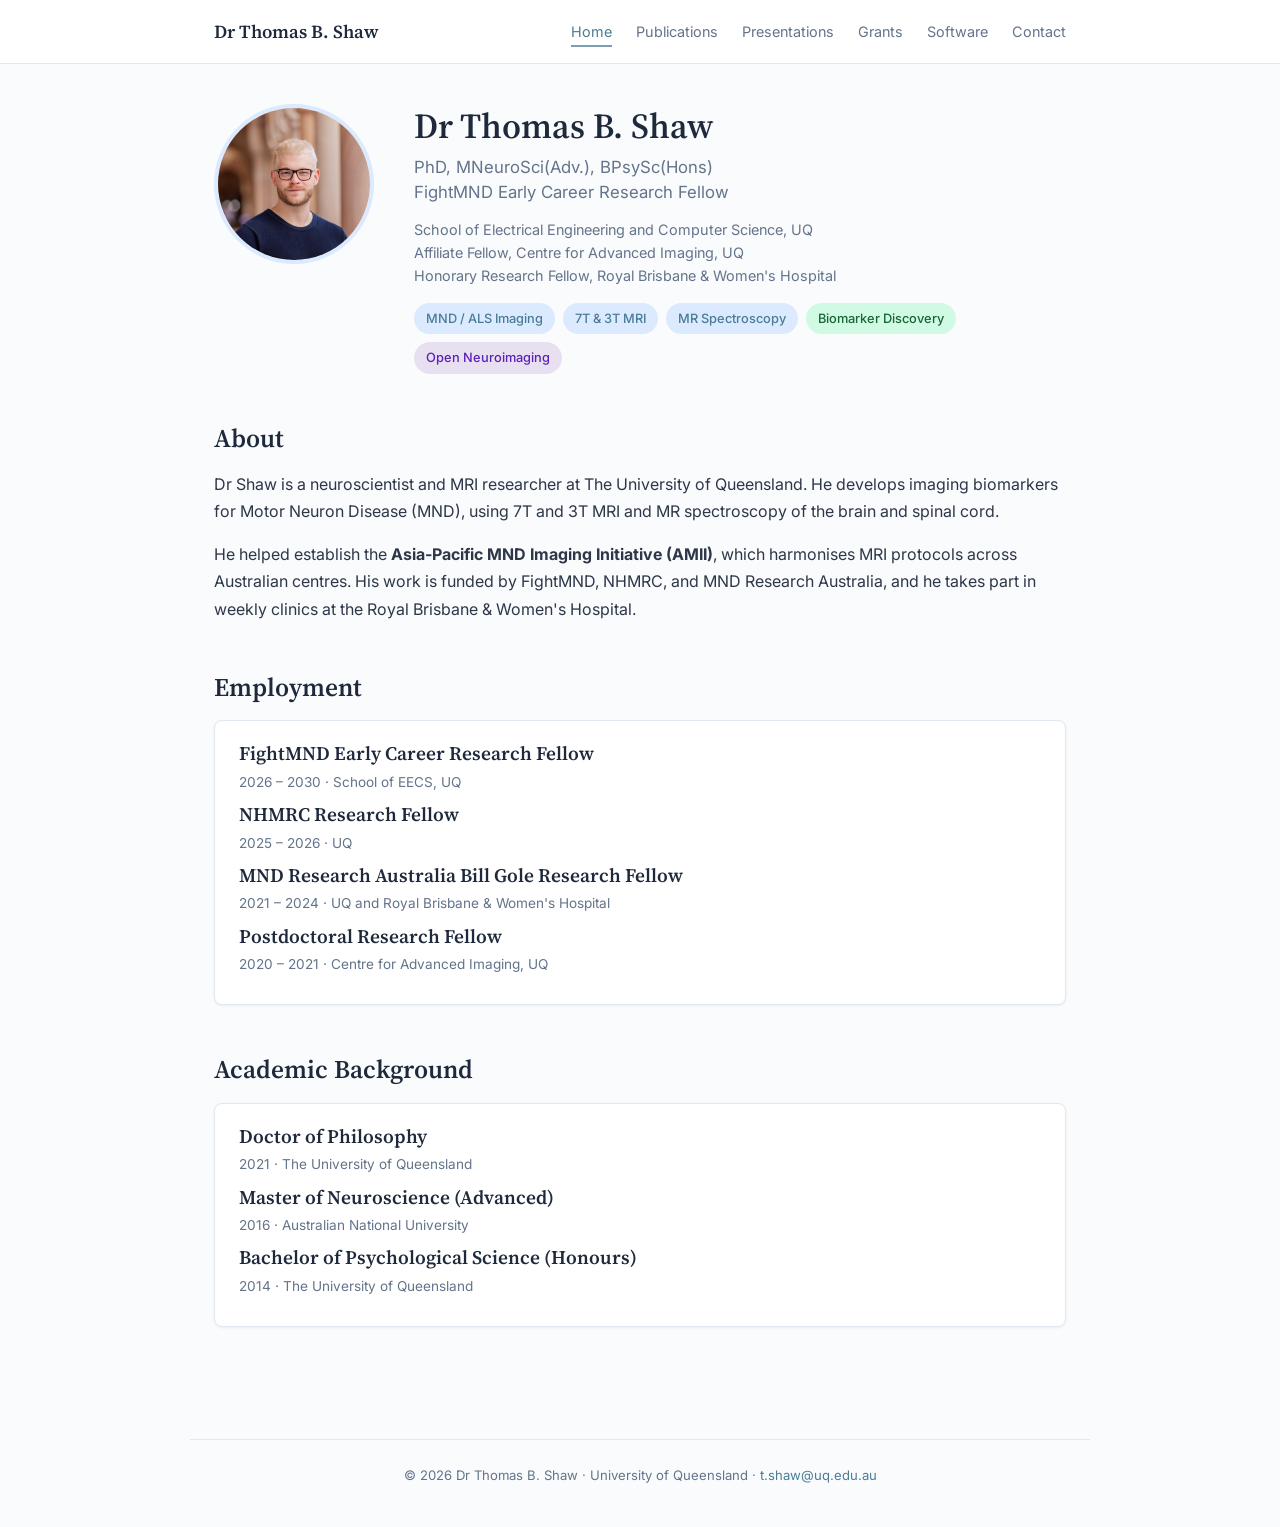
<file: index.html>
<!DOCTYPE html>
<html lang="en">
<head>
  <meta charset="UTF-8">
  <meta name="viewport" content="width=device-width, initial-scale=1.0">
  <title>Dr Thomas B. Shaw | MND MRI Researcher at UQ</title>
  <meta name="description" content="Dr Thomas B. Shaw is a neuroscientist and MRI researcher at The University of Queensland developing imaging biomarkers for Motor Neuron Disease using 7T and 3T MRI, MR spectroscopy, and open neuroimaging tools.">
  <meta name="keywords" content="Thomas Shaw, UQ, University of Queensland, Motor Neuron Disease, MND, ALS, MRI, neuroimaging, biomarker discovery, MR spectroscopy, 7T MRI, 3T MRI, neuroscience, Royal Brisbane and Women's Hospital">
  <meta name="author" content="Dr Thomas B. Shaw">
  <meta name="robots" content="index, follow">
  <link rel="canonical" href="https://thomshaw92.github.io/">
  <meta property="og:type" content="website">
  <meta property="og:title" content="Dr Thomas B. Shaw | MND MRI Researcher at UQ">
  <meta property="og:description" content="Research profile for Dr Thomas B. Shaw, focused on MRI biomarker discovery in Motor Neuron Disease.">
  <meta property="og:url" content="https://thomshaw92.github.io/">
  <meta property="og:image" content="https://thomshaw92.github.io/images/Thomas_Shaw_2025_cropped.png">
  <meta name="twitter:card" content="summary_large_image">
  <meta name="twitter:title" content="Dr Thomas B. Shaw | MND MRI Researcher at UQ">
  <meta name="twitter:description" content="MRI biomarker discovery in Motor Neuron Disease, neuroimaging, MR spectroscopy, and open neuroimaging research at UQ.">
  <meta name="twitter:image" content="https://thomshaw92.github.io/images/Thomas_Shaw_2025_cropped.png">
  <link rel="preconnect" href="https://fonts.googleapis.com">
  <link href="https://fonts.googleapis.com/css2?family=Inter:wght@400;500;600&family=Source+Serif+4:wght@400;600&display=swap" rel="stylesheet">
  <link rel="stylesheet" href="styles.css">
  <script type="application/ld+json">
    {
      "@context": "https://schema.org",
      "@type": "Person",
      "name": "Dr Thomas B. Shaw",
      "url": "https://thomshaw92.github.io/",
      "image": "https://thomshaw92.github.io/images/Thomas_Shaw_2025_cropped.png",
      "jobTitle": "FightMND Early Career Research Fellow",
      "worksFor": {
        "@type": "CollegeOrUniversity",
        "name": "The University of Queensland"
      },
      "affiliation": [
        {
          "@type": "Organization",
          "name": "Centre for Advanced Imaging, The University of Queensland"
        },
        {
          "@type": "Organization",
          "name": "Royal Brisbane and Women's Hospital"
        }
      ],
      "knowsAbout": [
        "Motor Neuron Disease",
        "ALS",
        "MRI",
        "7T MRI",
        "3T MRI",
        "MR Spectroscopy",
        "Neuroimaging",
        "Biomarker Discovery",
        "Open Neuroimaging"
      ]
    }
  </script>
</head>
<body>

<nav>
  <div class="nav-inner">
    <a href="index.html" class="nav-name">Dr Thomas B. Shaw</a>
    <button class="nav-toggle" aria-label="Toggle menu" aria-expanded="false">
      <span></span><span></span><span></span>
    </button>
    <ul class="nav-links">
      <li><a href="index.html" class="active">Home</a></li>
      <li><a href="publications.html">Publications</a></li>
      <li><a href="presentations.html">Presentations</a></li>
      <li><a href="grants.html">Grants</a></li>
      <li><a href="software.html">Software</a></li>
      <li><a href="contact.html">Contact</a></li>
    </ul>
  </div>
</nav>

<main>

  <!-- Hero -->
  <div class="hero">
    <img src="images/Thomas_Shaw_2025_cropped.png" alt="Dr Thomas B. Shaw" class="hero-photo">
    <div class="hero-text">
      <h1>Dr Thomas B. Shaw</h1>
      <p class="subtitle">PhD, MNeuroSci(Adv.), BPsySc(Hons)<br>
        FightMND Early Career Research Fellow</p>
      <p class="affiliations">
        School of Electrical Engineering and Computer Science, UQ<br>
        Affiliate Fellow, Centre for Advanced Imaging, UQ<br>
        Honorary Research Fellow, Royal Brisbane &amp; Women's Hospital
      </p>
      <div class="tags">
        <span class="tag">MND / ALS Imaging</span>
        <span class="tag">7T &amp; 3T MRI</span>
        <span class="tag">MR Spectroscopy</span>
        <span class="tag green">Biomarker Discovery</span>
        <span class="tag lavender">Open Neuroimaging</span>
      </div>
    </div>
  </div>

  <!-- About -->
  <section>
    <h2>About</h2>
    <p>
      Dr Shaw is a neuroscientist and MRI researcher at The University of Queensland. He develops imaging
      biomarkers for Motor Neuron Disease (MND), using 7T and 3T MRI and MR spectroscopy of the brain and
      spinal cord.
    </p>
    <p>
      He helped establish the <strong>Asia-Pacific MND Imaging Initiative (AMII)</strong>, which harmonises
      MRI protocols across Australian centres. His work is funded by FightMND, NHMRC, and MND Research
      Australia, and he takes part in weekly clinics at the Royal Brisbane &amp; Women's Hospital.
    </p>
  </section>

  <!-- Employment -->
  <section>
    <h2>Employment</h2>
    <div class="card">
      <h3>FightMND Early Career Research Fellow</h3>
      <p class="meta">2026 &ndash; 2030 &middot; School of EECS, UQ</p>
      <h3>NHMRC Research Fellow</h3>
      <p class="meta">2025 &ndash; 2026 &middot; UQ</p>
      <h3>MND Research Australia Bill Gole Research Fellow</h3>
      <p class="meta">2021 &ndash; 2024 &middot; UQ and Royal Brisbane &amp; Women's Hospital</p>
      <h3>Postdoctoral Research Fellow</h3>
      <p class="meta">2020 &ndash; 2021 &middot; Centre for Advanced Imaging, UQ</p>
    </div>
  </section>

  <!-- Background -->
  <section>
    <h2>Academic Background</h2>
    <div class="card">
      <h3>Doctor of Philosophy</h3>
      <p class="meta">2021 &middot; The University of Queensland</p>
      <h3>Master of Neuroscience (Advanced)</h3>
      <p class="meta">2016 &middot; Australian National University</p>
      <h3>Bachelor of Psychological Science (Honours)</h3>
      <p class="meta">2014 &middot; The University of Queensland</p>
    </div>
  </section>


</main>

<footer>
  <p>&copy; 2026 Dr Thomas B. Shaw &middot; University of Queensland &middot;
    <a href="mailto:t.shaw@uq.edu.au">t.shaw@uq.edu.au</a>
  </p>
</footer>

<script src="nav.js"></script>
</body>
</html>
</file>
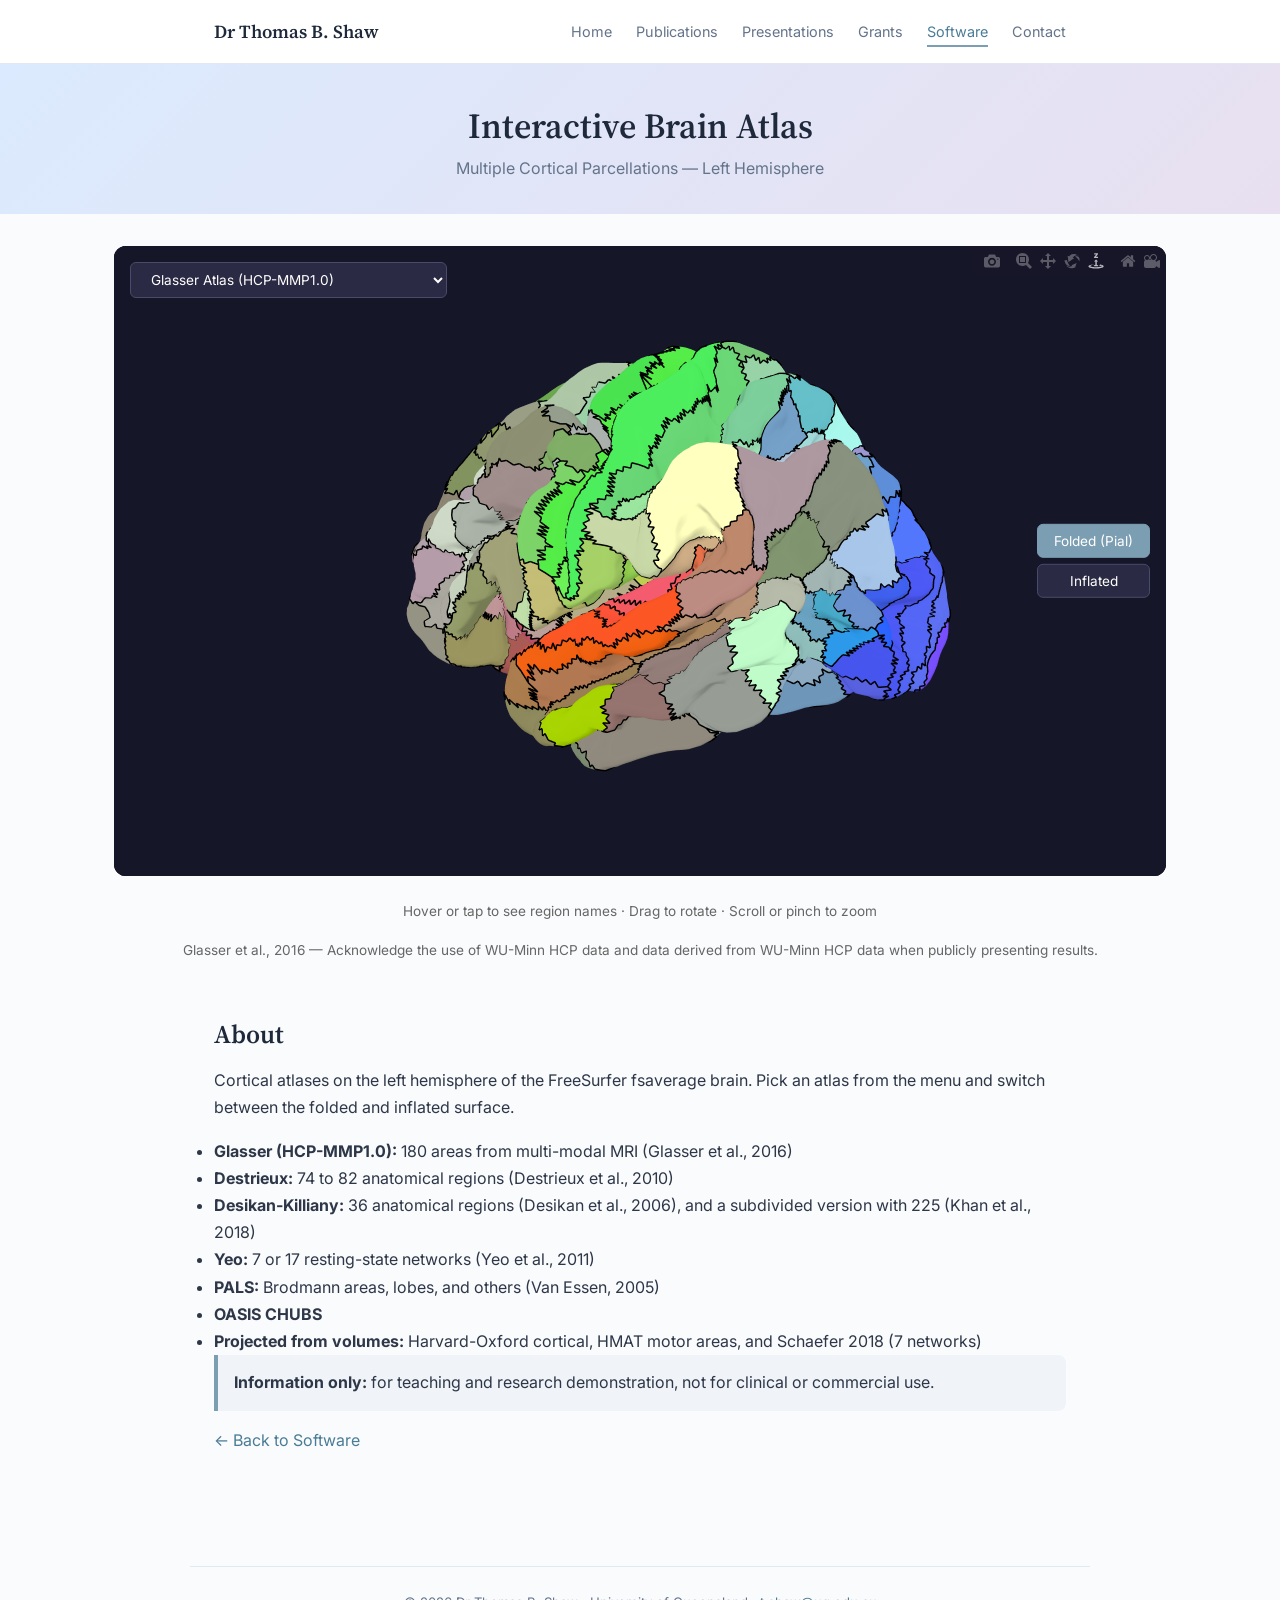
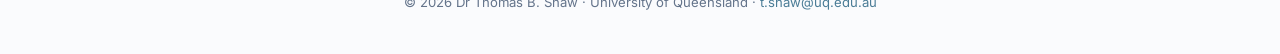
<file: brain_atlas.html>
<!DOCTYPE html>
<html lang="en">
<head>
  <meta charset="UTF-8">
  <meta name="viewport" content="width=device-width, initial-scale=1.0">
  <title>Interactive Brain Atlas &mdash; Dr Thomas B. Shaw</title>
  <meta name="description" content="Interactive brain atlas viewer showing multiple cortical parcellations on fsaverage left hemisphere surfaces with folded and inflated views.">
  <meta name="keywords" content="brain atlas, cortical parcellation, Glasser atlas, HCP-MMP1.0, Destrieux atlas, Yeo networks, interactive brain atlas, fsaverage, inflated cortex, pial surface, neuroimaging, plotly brain atlas">
  <meta name="author" content="Dr Thomas B. Shaw">
  <meta name="robots" content="index, follow">
  <link rel="canonical" href="https://thomshaw92.github.io/brain_atlas.html">
  <meta property="og:type" content="website">
  <meta property="og:title" content="Interactive Brain Atlas | Dr Thomas B. Shaw">
  <meta property="og:description" content="Explore multiple cortical parcellations on fsaverage with interactive folded and inflated left-hemisphere views.">
  <meta property="og:url" content="https://thomshaw92.github.io/brain_atlas.html">
  <meta property="og:image" content="https://thomshaw92.github.io/images/Thomas_Shaw_2025_cropped.png">
  <meta name="twitter:card" content="summary_large_image">
  <meta name="twitter:title" content="Interactive Brain Atlas | Dr Thomas B. Shaw">
  <meta name="twitter:description" content="Interactive brain atlas viewer with multiple parcellations, folded and inflated fsaverage cortical surfaces.">
  <meta name="twitter:image" content="https://thomshaw92.github.io/images/Thomas_Shaw_2025_cropped.png">
  <link rel="preconnect" href="https://fonts.googleapis.com">
  <link href="https://fonts.googleapis.com/css2?family=Inter:wght@400;500;600&family=Source+Serif+4:wght@400;600&display=swap" rel="stylesheet">
  <link rel="stylesheet" href="styles.css">
  <script src="https://cdn.plot.ly/plotly-2.35.2.min.js" charset="utf-8"></script>
  <script type="application/ld+json">
    {
      "@context": "https://schema.org",
      "@type": "WebPage",
      "name": "Interactive Brain Atlas",
      "url": "https://thomshaw92.github.io/brain_atlas.html",
      "description": "Interactive viewer of multiple cortical parcellation atlases on fsaverage left hemisphere surfaces.",
      "about": [
        "brain atlas",
        "cortical parcellation",
        "Glasser atlas",
        "Destrieux atlas",
        "Yeo networks",
        "fsaverage",
        "neuroimaging"
      ],
      "author": {
        "@type": "Person",
        "name": "Dr Thomas B. Shaw"
      }
    }
  </script>
  <style>
    .atlas-container {
      background: #161629;
      border-radius: 12px;
      overflow: hidden;
      margin: 1.5rem 0;
      position: relative;
    }
    .atlas-container .js-plotly-plot {
      border-radius: 12px;
    }
    #atlas-plot {
      width: 100%;
      height: 70vh;
      min-height: 500px;
    }
    .atlas-controls {
      position: absolute;
      top: 1rem;
      left: 1rem;
      z-index: 10;
      display: flex;
      flex-direction: column;
      gap: 0.4rem;
    }
    .atlas-view-controls {
      position: absolute;
      top: 50%;
      transform: translateY(-50%);
      right: 1rem;
      z-index: 10;
      display: flex;
      flex-direction: column;
      gap: 0.4rem;
    }
    .atlas-btn {
      background: #2a2a44;
      color: #fff;
      border: 1px solid #4a4a6a;
      padding: 0.5rem 1rem;
      border-radius: 6px;
      cursor: pointer;
      font-family: 'Inter', sans-serif;
      font-size: 0.85rem;
      transition: background 0.2s;
    }
    .atlas-btn:hover { background: #3a3a5a; }
    .atlas-btn.active { background: var(--color-accent); border-color: var(--color-accent); }
    .atlas-loading {
      position: absolute;
      inset: 0;
      display: flex;
      align-items: center;
      justify-content: center;
      background: #161629;
      color: #aaa;
      font-family: 'Inter', sans-serif;
      font-size: 1rem;
      z-index: 20;
    }
    .atlas-loading.hidden { display: none; }
    .atlas-info {
      color: var(--color-text-muted, #666);
      font-size: 0.85rem;
      text-align: center;
      margin-top: 0.5rem;
    }
    /* Override the max-width for the atlas to be wider */
    .atlas-section {
      max-width: 1100px;
      margin: 0 auto;
      padding: 0 1.5rem;
    }
    /* Phones: dropdown below Plotly's toolbar, view buttons in a row along the bottom */
    @media (max-width: 768px) {
      .atlas-section { padding: 0 1rem; }
      .atlas-controls { top: 2.75rem; right: 1rem; }
      .atlas-view-controls {
        top: auto; bottom: 1rem; left: 1rem; transform: none;
        flex-direction: row;
      }
      .atlas-view-controls .atlas-btn { flex: 1; }
    }
  </style>
</head>
<body>

<nav>
  <div class="nav-inner">
    <a href="index.html" class="nav-name">Dr Thomas B. Shaw</a>
    <button class="nav-toggle" aria-label="Toggle menu" aria-expanded="false">
      <span></span><span></span><span></span>
    </button>
    <ul class="nav-links">
      <li><a href="index.html">Home</a></li>
      <li><a href="publications.html">Publications</a></li>
      <li><a href="presentations.html">Presentations</a></li>
      <li><a href="grants.html">Grants</a></li>
      <li><a href="software.html" class="active">Software</a></li>
      <li><a href="contact.html">Contact</a></li>
    </ul>
  </div>
</nav>

<div class="page-header">
  <h1>Interactive Brain Atlas</h1>
  <p>Multiple Cortical Parcellations &mdash; Left Hemisphere</p>
</div>

<div class="atlas-section">
  <div class="atlas-container">
    <div class="atlas-loading" id="loading">Loading atlas data&hellip;</div>
    <div class="atlas-controls" id="atlas-controls" style="display:none;">
      <select class="atlas-btn" id="atlas-select" onchange="changeAtlas(this.value)">
        <!-- options populated at runtime from atlas_registry.json -->
      </select>
    </div>
    <div class="atlas-view-controls" id="view-controls" style="display:none;">
      <button class="atlas-btn active" id="btn-pial" onclick="showPial()">Folded (Pial)</button>
      <button class="atlas-btn" id="btn-infl" onclick="showInflated()">Inflated</button>
    </div>
    <div id="atlas-plot"></div>
  </div>
  <p class="atlas-info">Hover or tap to see region names &middot; Drag to rotate &middot; Scroll or pinch to zoom</p>
  <p class="atlas-info" id="atlas-citation-info"></p>
</div>

<main>
  <section>
    <h2>About</h2>
    <p>
      Cortical atlases on the left hemisphere of the FreeSurfer fsaverage brain. Pick an atlas from the
      menu and switch between the folded and inflated surface.
    </p>
    <ul>
      <li><strong>Glasser (HCP-MMP1.0):</strong> 180 areas from multi-modal MRI (Glasser et al., 2016)</li>
      <li><strong>Destrieux:</strong> 74 to 82 anatomical regions (Destrieux et al., 2010)</li>
      <li><strong>Desikan-Killiany:</strong> 36 anatomical regions (Desikan et al., 2006), and a subdivided version with 225 (Khan et al., 2018)</li>
      <li><strong>Yeo:</strong> 7 or 17 resting-state networks (Yeo et al., 2011)</li>
      <li><strong>PALS:</strong> Brodmann areas, lobes, and others (Van Essen, 2005)</li>
      <li><strong>OASIS CHUBS</strong></li>
      <li><strong>Projected from volumes:</strong> Harvard-Oxford cortical, HMAT motor areas, and Schaefer 2018 (7 networks)</li>
    </ul>
    <p style="background: var(--color-bg-alt); border-left: 4px solid var(--color-accent); padding: 0.9rem 1rem; border-radius: 0 8px 8px 0;">
      <strong>Information only:</strong> for teaching and research demonstration, not for clinical or commercial use.
    </p>
    <p style="margin-top: 0.75rem;">
      <a href="software.html">&larr; Back to Software</a>
    </p>
  </section>
</main>

<footer>
  <p>&copy; 2026 Dr Thomas B. Shaw &middot; University of Queensland &middot;
    <a href="mailto:t.shaw@uq.edu.au">t.shaw@uq.edu.au</a>
  </p>
</footer>

<script>
const ATLAS_DATA_BASE = './scripts/atlas_viewer/atlas_data';

let atlasData = null;
let atlasRegistry = [];
let currentAtlas = 'HCPMMP1';
let currentView = 'pial';

function loadAtlasRegistry() {
  return fetch(`${ATLAS_DATA_BASE}/atlas_registry.json`)
    .then(r => r.json())
    .then(registry => {
      // Only offer atlases that have actually been built, so the
      // dropdown never points at a missing file.
      atlasRegistry = (registry.atlases || []).filter(a => a.available);
      return atlasRegistry;
    });
}

function findAtlasEntry(key) {
  return atlasRegistry.find(a => a.key === key);
}

function populateAtlasDropdown() {
  const select = document.getElementById('atlas-select');
  select.innerHTML = '';

  const sorted = [...atlasRegistry].sort((a, b) => a.name.localeCompare(b.name));

  sorted.forEach(entry => {
    const option = document.createElement('option');
    option.value = entry.key;
    option.textContent = entry.name;
    if (entry.key === currentAtlas) {
      option.selected = true;
    }
    select.appendChild(option);
  });
}

function loadAtlas(atlasKey) {
  const entry = findAtlasEntry(atlasKey);
  if (!entry) {
    return Promise.reject(new Error(`Atlas '${atlasKey}' not found in registry`));
  }
  return fetch(`${ATLAS_DATA_BASE}/${entry.data_file}`)
    .then(r => r.json())
    .then(data => {
      // A newer selection started while this one downloaded; drop this one.
      if (atlasKey !== currentAtlas) return false;
      // Unlabelled faces (medial wall, background, unknown) are grey, not a
      // region colour, so mostly-unlabelled atlases do not look broken.
      const unlabelled = (n) => /^(|unknown|\?\?\?|background|medial[ ._]?wall)$/i.test(n || '');
      data.fc = data.fc.map((c, k) => unlabelled(data.fn[data.fni[k]]) ? 'rgb(170,170,170)' : c);
      data.fh = data.fni.map(i => data.fn[i] || 'Unlabelled');
      atlasData = data;
      return true;
    });
}

function changeAtlas(atlasKey) {
  currentAtlas = atlasKey;
  const loading = document.getElementById('loading');
  loading.textContent = 'Loading atlas data…';
  loading.style.display = 'flex';
  document.getElementById('atlas-plot').style.display = 'none';

  loadAtlas(atlasKey).then((current) => {
    if (!current) return;
    // Show the plot before drawing it; a hidden div makes Plotly fall back to 700 px wide.
    document.getElementById('loading').style.display = 'none';
    document.getElementById('atlas-plot').style.display = 'block';
    buildPlot(currentView);
    updateTitle();
    updateAtlasInfo();
  }).catch(err => {
    document.getElementById('loading').textContent = 'Failed to load atlas data.';
    console.error(err);
  });
}

function updateTitle() {
  const entry = findAtlasEntry(currentAtlas);
  if (entry) {
    document.title = `${entry.name} - Interactive Brain Atlas — Dr Thomas B. Shaw`;
  }
}

function updateAtlasInfo() {
  const entry = findAtlasEntry(currentAtlas);
  const infoEl = document.getElementById('atlas-citation-info');
  if (!entry || !infoEl) return;
  infoEl.textContent = [entry.citation, entry.license_note].filter(Boolean).join(' — ');
}

// Initial load
loadAtlasRegistry().then(() => {
  if (!findAtlasEntry(currentAtlas) && atlasRegistry.length > 0) {
    currentAtlas = atlasRegistry[0].key;
  }
  populateAtlasDropdown();
  return loadAtlas(currentAtlas);
}).then(() => {
  buildPlot('pial');
  document.getElementById('loading').classList.add('hidden');
  document.getElementById('atlas-controls').style.display = 'flex';
  document.getElementById('view-controls').style.display = 'flex';
  updateTitle();
  updateAtlasInfo();
}).catch(err => {
  document.getElementById('loading').textContent = 'Failed to load atlas data.';
  console.error(err);
});

function buildPlot(view) {
  const d = atlasData;
  const isP = view === 'pial';
  const verts = isP ? d.pv : d.iv;
  const bnd = isP ? d.pb : d.ib;
  // The 3D view fits the plot's height, so a tall narrow plot (a phone) crops
  // the brain at the sides. Pull the camera back in proportion.
  const el = document.getElementById('atlas-plot');
  const zoom = el.clientWidth ? Math.max(1, 1.1 * el.clientHeight / el.clientWidth) : 1;

  const mesh = {
    type: 'mesh3d',
    x: verts[0], y: verts[1], z: verts[2],
    i: d.f[0], j: d.f[1], k: d.f[2],
    facecolor: d.fc,
    text: d.fh,
    hovertemplate: '%{text}<extra></extra>',
    flatshading: false,
    lighting: {ambient: 0.8, diffuse: 0.5, specular: 0.05, roughness: 0.8, fresnel: 0},
    lightposition: {x: 0, y: -300, z: 300},
  };

  const lines = {
    type: 'scatter3d',
    mode: 'lines',
    x: bnd[0], y: bnd[1], z: bnd[2],
    line: {color: 'black', width: 3},
    hoverinfo: 'skip',
    showlegend: false,
  };

  const layout = {
    scene: {
      xaxis: {visible: false},
      yaxis: {visible: false},
      zaxis: {visible: false},
      bgcolor: '#161629',
      aspectmode: 'data',
      camera: {
        eye: {x: -1.7 * zoom, y: -0.5 * zoom, z: 0.3 * zoom},
        up: {x: 0, y: 0, z: 1}
      }
    },
    paper_bgcolor: '#161629',
    plot_bgcolor: '#161629',
    margin: {l: 0, r: 0, t: 0, b: 0},
    font: {color: 'white'},
  };

  const config = {
    displayModeBar: true,
    modeBarButtonsToRemove: ['lasso2d', 'select2d'],
    displaylogo: false,
    scrollZoom: true,
    responsive: true,
  };

  Plotly.newPlot('atlas-plot', [mesh, lines], layout, config);
}

function showPial() {
  if (currentView === 'pial') return;
  currentView = 'pial';
  document.getElementById('btn-pial').classList.add('active');
  document.getElementById('btn-infl').classList.remove('active');
  buildPlot('pial');
}

function showInflated() {
  if (currentView === 'inflated') return;
  currentView = 'inflated';
  document.getElementById('btn-infl').classList.add('active');
  document.getElementById('btn-pial').classList.remove('active');
  buildPlot('inflated');
}
</script>

<script src="nav.js"></script>
</body>
</html>
</file>
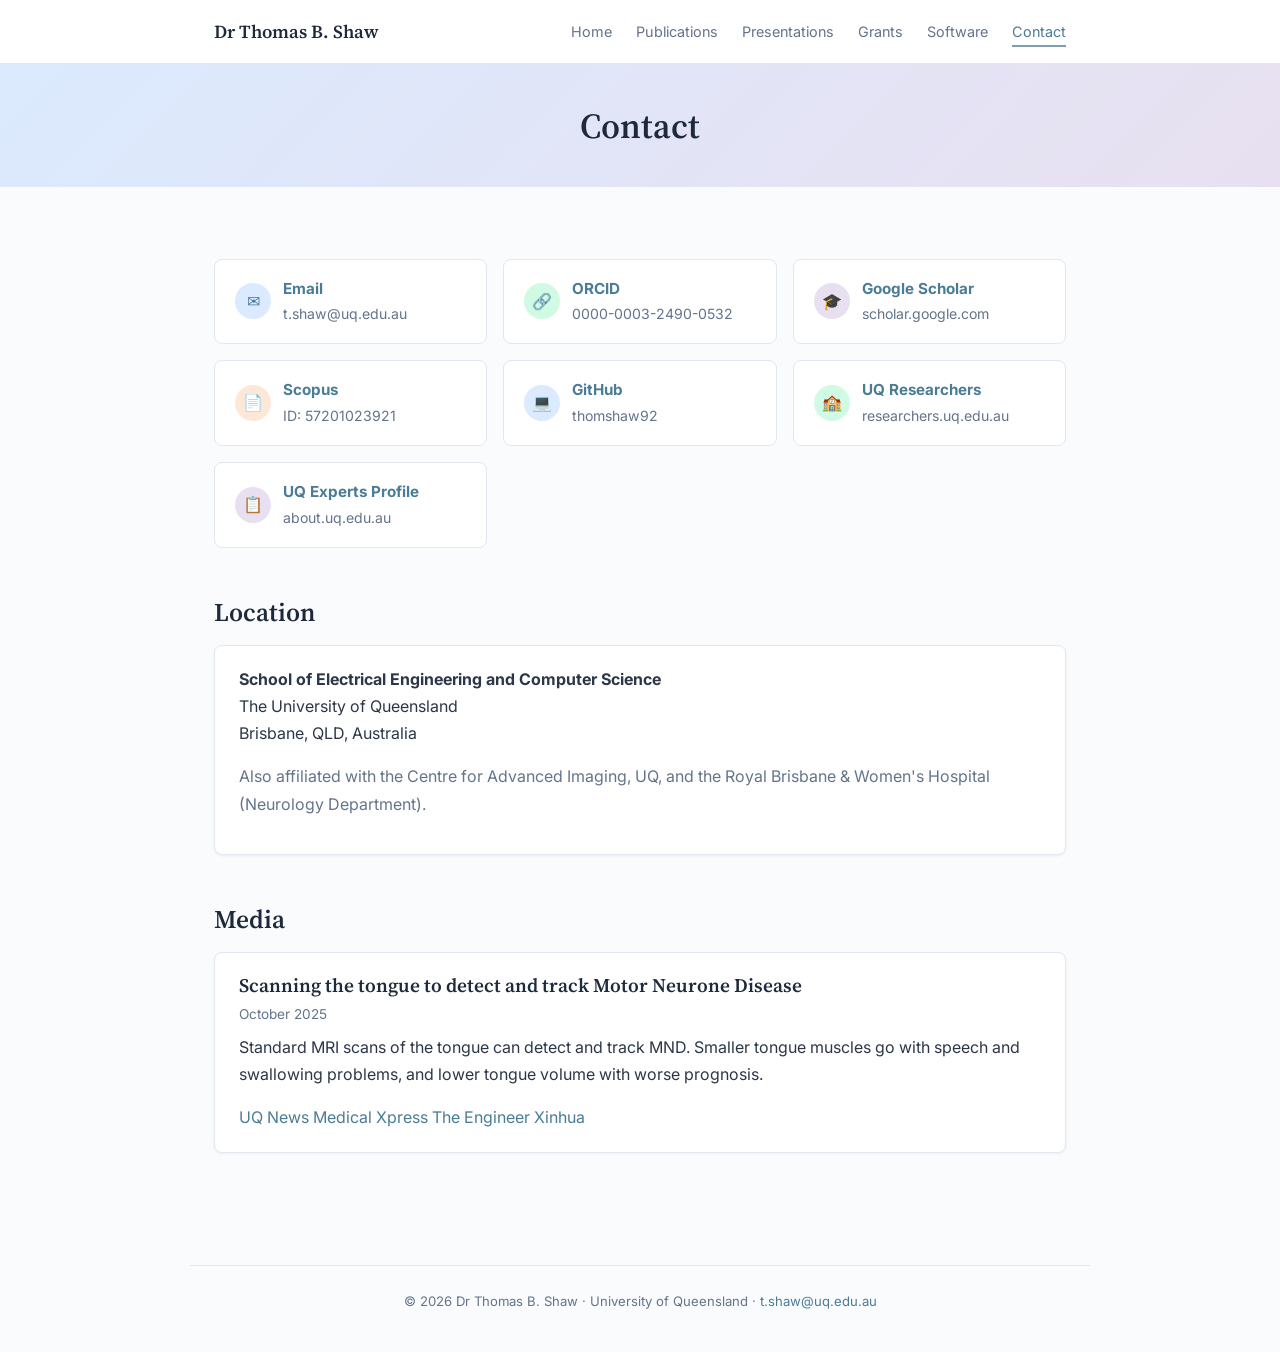
<file: contact.html>
<!DOCTYPE html>
<html lang="en">
<head>
  <meta charset="UTF-8">
  <meta name="viewport" content="width=device-width, initial-scale=1.0">
  <title>Contact &mdash; Dr Thomas B. Shaw</title>
  <link rel="preconnect" href="https://fonts.googleapis.com">
  <link href="https://fonts.googleapis.com/css2?family=Inter:wght@400;500;600&family=Source+Serif+4:wght@400;600&display=swap" rel="stylesheet">
  <link rel="stylesheet" href="styles.css">
</head>
<body>

<nav>
  <div class="nav-inner">
    <a href="index.html" class="nav-name">Dr Thomas B. Shaw</a>
    <button class="nav-toggle" aria-label="Toggle menu" aria-expanded="false">
      <span></span><span></span><span></span>
    </button>
    <ul class="nav-links">
      <li><a href="index.html">Home</a></li>
      <li><a href="publications.html">Publications</a></li>
      <li><a href="presentations.html">Presentations</a></li>
      <li><a href="grants.html">Grants</a></li>
      <li><a href="software.html">Software</a></li>
      <li><a href="contact.html" class="active">Contact</a></li>
    </ul>
  </div>
</nav>

<div class="page-header">
  <h1>Contact</h1>
</div>

<main>

  <section>
    <div class="contact-links">
      <a href="mailto:t.shaw@uq.edu.au" class="contact-link">
        <div class="contact-icon">&#9993;</div>
        <div>
          <strong>Email</strong><br>
          <span style="color: var(--color-text-light); font-size:0.88rem;">t.shaw@uq.edu.au</span>
        </div>
      </a>

      <a href="https://orcid.org/0000-0003-2490-0532" target="_blank" class="contact-link">
        <div class="contact-icon" style="background: var(--color-pastel-green);">&#128279;</div>
        <div>
          <strong>ORCID</strong><br>
          <span style="color: var(--color-text-light); font-size:0.88rem;">0000-0003-2490-0532</span>
        </div>
      </a>

      <a href="https://scholar.google.com/citations?user=mA9ItOQAAAAJ" target="_blank" class="contact-link">
        <div class="contact-icon" style="background: var(--color-pastel-lavender);">&#127891;</div>
        <div>
          <strong>Google Scholar</strong><br>
          <span style="color: var(--color-text-light); font-size:0.88rem;">scholar.google.com</span>
        </div>
      </a>

      <a href="https://www.scopus.com/authid/detail.uri?authorId=57201023921" target="_blank" class="contact-link">
        <div class="contact-icon" style="background: var(--color-pastel-peach);">&#128196;</div>
        <div>
          <strong>Scopus</strong><br>
          <span style="color: var(--color-text-light); font-size:0.88rem;">ID: 57201023921</span>
        </div>
      </a>

      <a href="https://github.com/thomshaw92" target="_blank" class="contact-link">
        <div class="contact-icon">&#128187;</div>
        <div>
          <strong>GitHub</strong><br>
          <span style="color: var(--color-text-light); font-size:0.88rem;">thomshaw92</span>
        </div>
      </a>

      <a href="https://researchers.uq.edu.au/researcher/30967" target="_blank" class="contact-link">
        <div class="contact-icon" style="background: var(--color-pastel-green);">&#127979;</div>
        <div>
          <strong>UQ Researchers</strong><br>
          <span style="color: var(--color-text-light); font-size:0.88rem;">researchers.uq.edu.au</span>
        </div>
      </a>

      <a href="https://about.uq.edu.au/experts/30967" target="_blank" class="contact-link">
        <div class="contact-icon" style="background: var(--color-pastel-lavender);">&#128203;</div>
        <div>
          <strong>UQ Experts Profile</strong><br>
          <span style="color: var(--color-text-light); font-size:0.88rem;">about.uq.edu.au</span>
        </div>
      </a>
    </div>
  </section>

  <section>
    <h2>Location</h2>
    <div class="card">
      <p>
        <strong>School of Electrical Engineering and Computer Science</strong><br>
        The University of Queensland<br>
        Brisbane, QLD, Australia
      </p>
      <p style="margin-top: 0.5rem; color: var(--color-text-light);">
        Also affiliated with the Centre for Advanced Imaging, UQ, and the Royal Brisbane &amp; Women's Hospital (Neurology Department).
      </p>
    </div>
  </section>

  <section>
    <h2>Media</h2>
    <div class="card">
      <h3>Scanning the tongue to detect and track Motor Neurone Disease</h3>
      <p class="meta">October 2025</p>
      <p>Standard MRI scans of the tongue can detect and track MND. Smaller tongue muscles go with speech and swallowing problems, and lower tongue volume with worse prognosis.</p>
      <div class="pub-links" style="margin-top: 0.75rem;">
        <a href="https://news.uq.edu.au/2025-10-scanning-tongue-detect-and-track-motor-neurone-disease" target="_blank">UQ News</a>
        <a href="https://medicalxpress.com/news/2025-10-scanning-tongue-track-motor-neuron.html" target="_blank">Medical Xpress</a>
        <a href="https://www.theengineer.co.uk/content/news/tongue-scans-may-aid-early-mnd-detection" target="_blank">The Engineer</a>
        <a href="https://english.news.cn/asiapacific/20251023/91e574b4a568485e8bd346a1ce902235/c.html" target="_blank">Xinhua</a>
      </div>
    </div>
  </section>

</main>

<footer>
  <p>&copy; 2026 Dr Thomas B. Shaw &middot; University of Queensland &middot;
    <a href="mailto:t.shaw@uq.edu.au">t.shaw@uq.edu.au</a>
  </p>
</footer>

<script src="nav.js"></script>
</body>
</html>
</file>
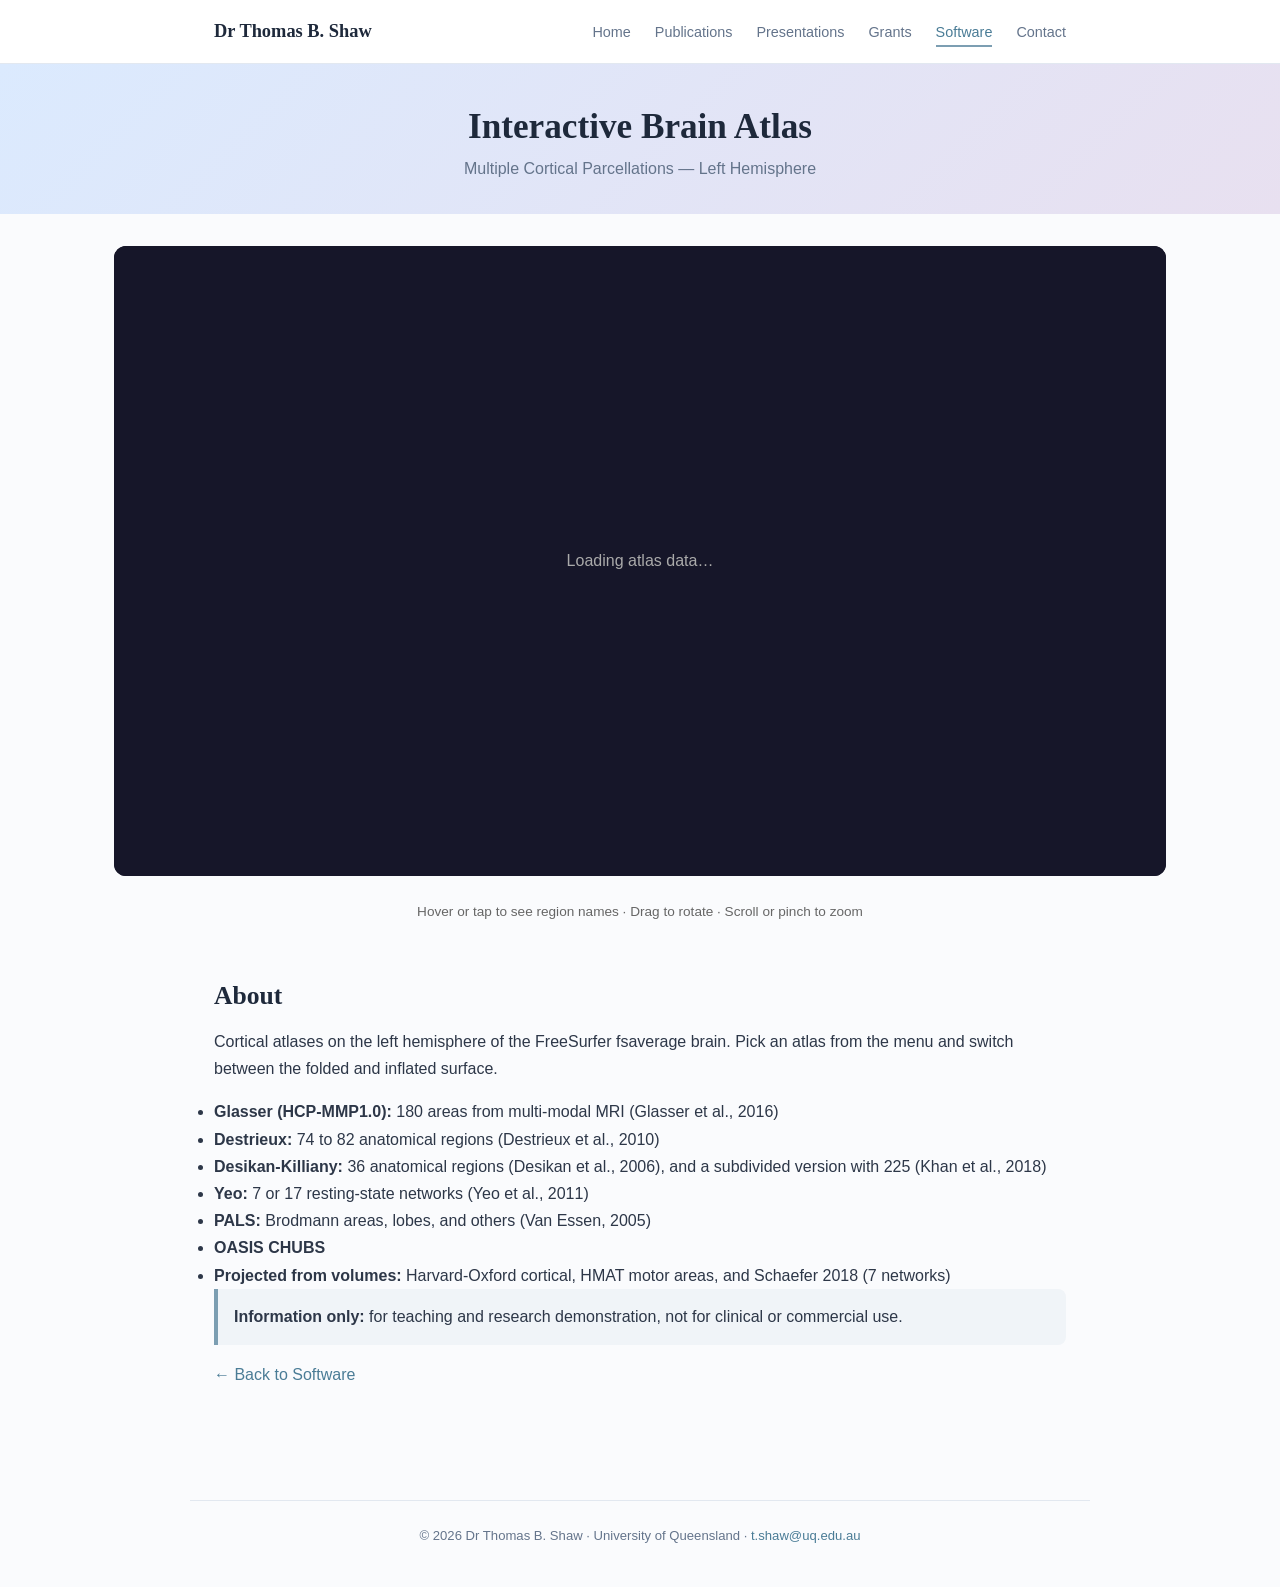
<file: glasser_atlas.html>
<!DOCTYPE html>
<html lang="en">
<head>
  <meta charset="UTF-8">
  <title>Interactive Brain Atlas &mdash; Dr Thomas B. Shaw</title>
  <meta name="robots" content="noindex">
  <link rel="canonical" href="https://thomshaw92.github.io/brain_atlas.html">
  <meta http-equiv="refresh" content="0; url=brain_atlas.html">
</head>
<body>
  <p>The atlas viewer has moved to <a href="brain_atlas.html">brain_atlas.html</a>.</p>
</body>
</html>
</file>
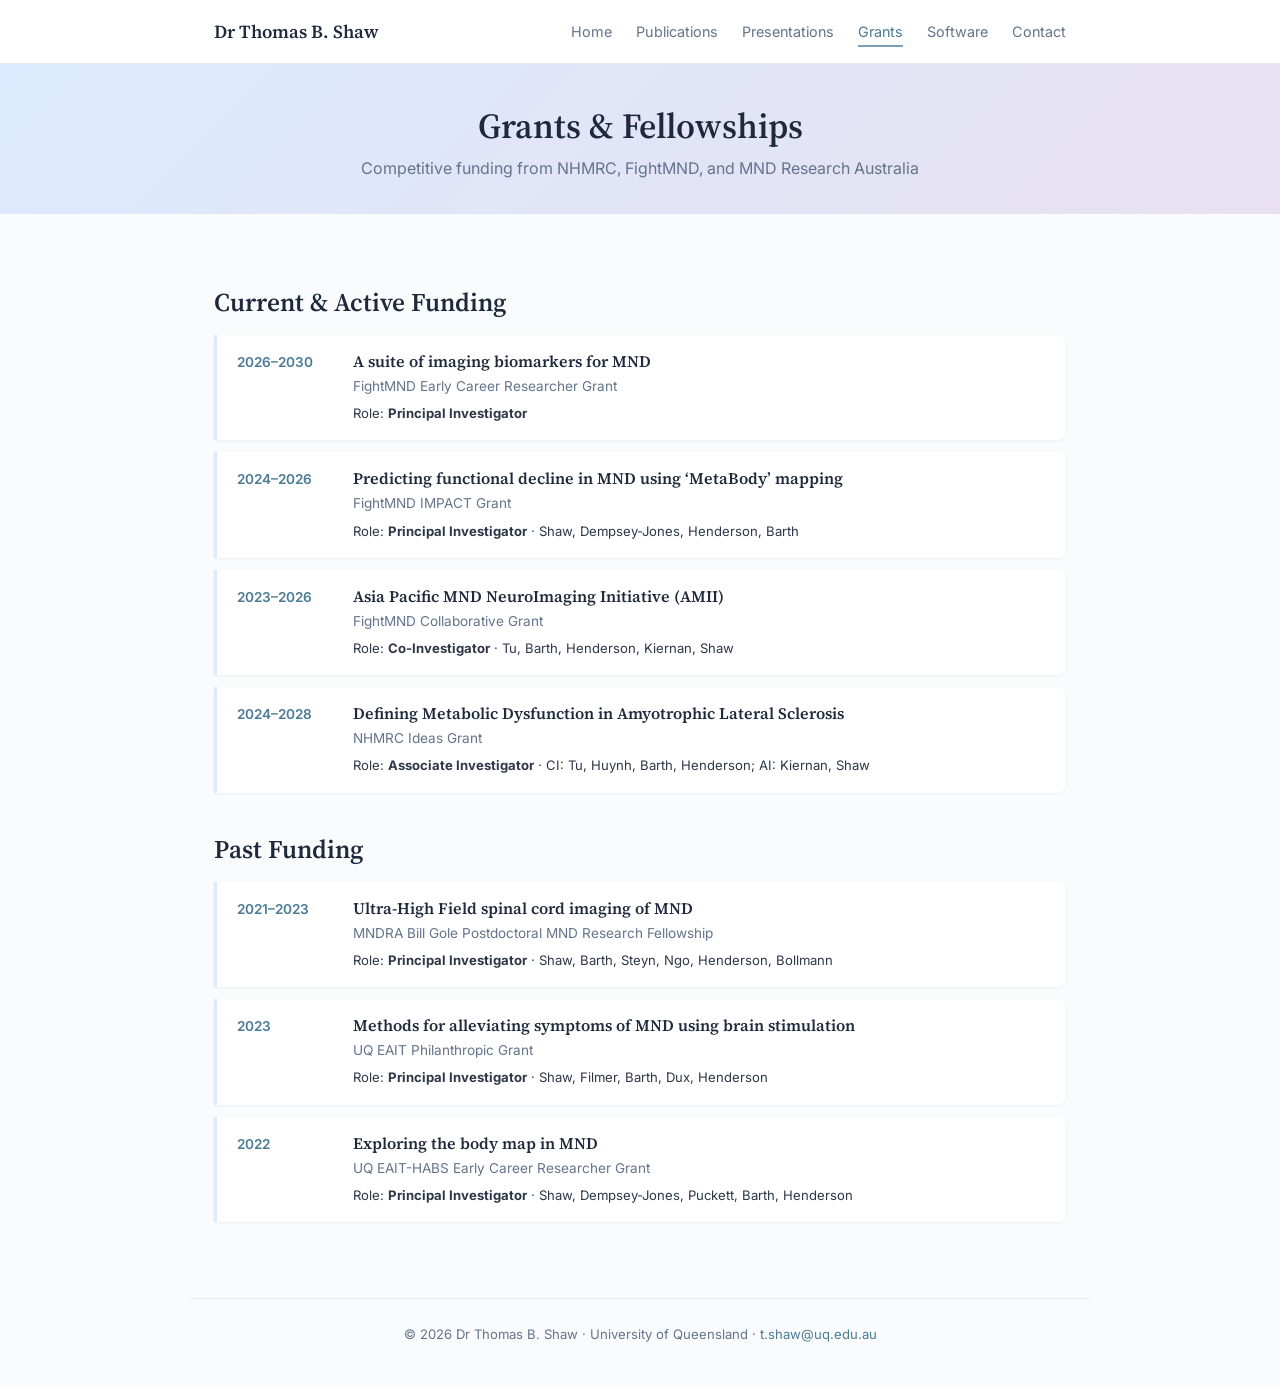
<file: grants.html>
<!DOCTYPE html>
<html lang="en">
<head>
  <meta charset="UTF-8">
  <meta name="viewport" content="width=device-width, initial-scale=1.0">
  <title>Grants &mdash; Dr Thomas B. Shaw</title>
  <link rel="preconnect" href="https://fonts.googleapis.com">
  <link href="https://fonts.googleapis.com/css2?family=Inter:wght@400;500;600&family=Source+Serif+4:wght@400;600&display=swap" rel="stylesheet">
  <link rel="stylesheet" href="styles.css">
  <style>
    .grant-item {
      grid-template-columns: 100px 1fr;
    }
  </style>
</head>
<body>

<nav>
  <div class="nav-inner">
    <a href="index.html" class="nav-name">Dr Thomas B. Shaw</a>
    <button class="nav-toggle" aria-label="Toggle menu" aria-expanded="false">
      <span></span><span></span><span></span>
    </button>
    <ul class="nav-links">
      <li><a href="index.html">Home</a></li>
      <li><a href="publications.html">Publications</a></li>
      <li><a href="presentations.html">Presentations</a></li>
      <li><a href="grants.html" class="active">Grants</a></li>
      <li><a href="software.html">Software</a></li>
      <li><a href="contact.html">Contact</a></li>
    </ul>
  </div>
</nav>

<div class="page-header">
  <h1>Grants &amp; Fellowships</h1>
  <p>Competitive funding from NHMRC, FightMND, and MND Research Australia</p>
</div>

<main>

  <h2>Current &amp; Active Funding</h2>

  <div class="grant-item">
    <div class="grant-years">2026&ndash;2030</div>
    <div class="grant-details">
      <h3>A suite of imaging biomarkers for MND</h3>
      <div class="grant-funder">FightMND Early Career Researcher Grant</div>
      <div class="grant-role">Role: <strong>Principal Investigator</strong></div>
    </div>
  </div>

  <div class="grant-item">
    <div class="grant-years">2024&ndash;2026</div>
    <div class="grant-details">
      <h3>Predicting functional decline in MND using &lsquo;MetaBody&rsquo; mapping</h3>
      <div class="grant-funder">FightMND IMPACT Grant</div>
      <div class="grant-role">Role: <strong>Principal Investigator</strong> &middot; Shaw, Dempsey-Jones, Henderson, Barth</div>
    </div>
  </div>

  <div class="grant-item">
    <div class="grant-years">2023&ndash;2026</div>
    <div class="grant-details">
      <h3>Asia Pacific MND NeuroImaging Initiative (AMII)</h3>
      <div class="grant-funder">FightMND Collaborative Grant</div>
      <div class="grant-role">Role: <strong>Co-Investigator</strong> &middot; Tu, Barth, Henderson, Kiernan, Shaw</div>
    </div>
  </div>

  <div class="grant-item">
    <div class="grant-years">2024&ndash;2028</div>
    <div class="grant-details">
      <h3>Defining Metabolic Dysfunction in Amyotrophic Lateral Sclerosis</h3>
      <div class="grant-funder">NHMRC Ideas Grant</div>
      <div class="grant-role">Role: <strong>Associate Investigator</strong> &middot; CI: Tu, Huynh, Barth, Henderson; AI: Kiernan, Shaw</div>
    </div>
  </div>

  <h2 style="margin-top: 2.5rem;">Past Funding</h2>

  <div class="grant-item">
    <div class="grant-years">2021&ndash;2023</div>
    <div class="grant-details">
      <h3>Ultra-High Field spinal cord imaging of MND</h3>
      <div class="grant-funder">MNDRA Bill Gole Postdoctoral MND Research Fellowship</div>
      <div class="grant-role">Role: <strong>Principal Investigator</strong> &middot; Shaw, Barth, Steyn, Ngo, Henderson, Bollmann</div>
    </div>
  </div>

  <div class="grant-item">
    <div class="grant-years">2023</div>
    <div class="grant-details">
      <h3>Methods for alleviating symptoms of MND using brain stimulation</h3>
      <div class="grant-funder">UQ EAIT Philanthropic Grant</div>
      <div class="grant-role">Role: <strong>Principal Investigator</strong> &middot; Shaw, Filmer, Barth, Dux, Henderson</div>
    </div>
  </div>

  <div class="grant-item">
    <div class="grant-years">2022</div>
    <div class="grant-details">
      <h3>Exploring the body map in MND</h3>
      <div class="grant-funder">UQ EAIT-HABS Early Career Researcher Grant</div>
      <div class="grant-role">Role: <strong>Principal Investigator</strong> &middot; Shaw, Dempsey-Jones, Puckett, Barth, Henderson</div>
    </div>
  </div>

</main>

<footer>
  <p>&copy; 2026 Dr Thomas B. Shaw &middot; University of Queensland &middot;
    <a href="mailto:t.shaw@uq.edu.au">t.shaw@uq.edu.au</a>
  </p>
</footer>

<script src="nav.js"></script>
</body>
</html>
</file>
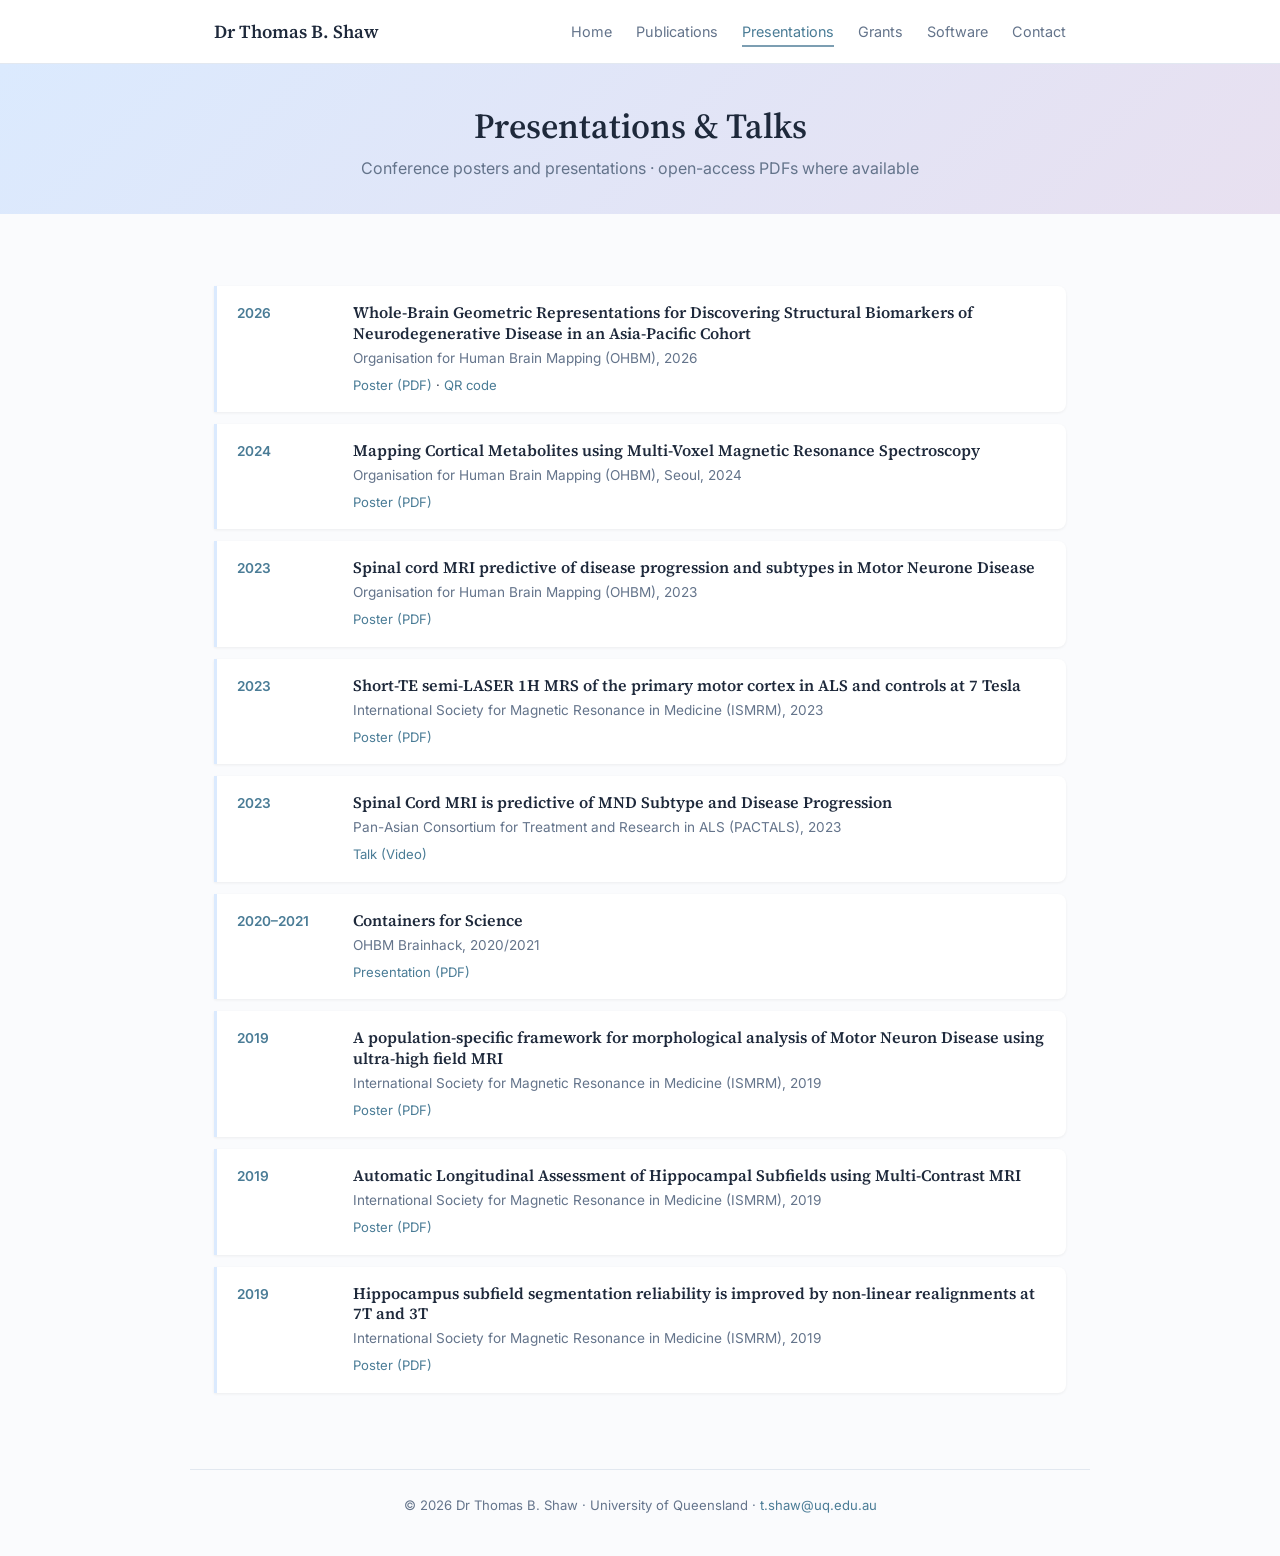
<file: presentations.html>
<!DOCTYPE html>
<html lang="en">
<head>
  <meta charset="UTF-8">
  <meta name="viewport" content="width=device-width, initial-scale=1.0">
  <title>Presentations &amp; Talks &mdash; Dr Thomas B. Shaw</title>
  <meta name="description" content="Conference posters, presentations, and talks by Dr Thomas B. Shaw on MRI biomarkers for Motor Neuron Disease, neuroimaging, and MR spectroscopy.">
  <link rel="preconnect" href="https://fonts.googleapis.com">
  <link href="https://fonts.googleapis.com/css2?family=Inter:wght@400;500;600&family=Source+Serif+4:wght@400;600&display=swap" rel="stylesheet">
  <link rel="stylesheet" href="styles.css">
  <style>
    .grant-item {
      grid-template-columns: 100px 1fr;
    }
  </style>
</head>
<body>

<nav>
  <div class="nav-inner">
    <a href="index.html" class="nav-name">Dr Thomas B. Shaw</a>
    <button class="nav-toggle" aria-label="Toggle menu" aria-expanded="false">
      <span></span><span></span><span></span>
    </button>
    <ul class="nav-links">
      <li><a href="index.html">Home</a></li>
      <li><a href="publications.html">Publications</a></li>
      <li><a href="presentations.html" class="active">Presentations</a></li>
      <li><a href="grants.html">Grants</a></li>
      <li><a href="software.html">Software</a></li>
      <li><a href="contact.html">Contact</a></li>
    </ul>
  </div>
</nav>

<div class="page-header">
  <h1>Presentations &amp; Talks</h1>
  <p>Conference posters and presentations &middot; open-access PDFs where available</p>
</div>

<main>

  <div class="grant-item">
    <div class="grant-years">2026</div>
    <div class="grant-details">
      <h3>Whole-Brain Geometric Representations for Discovering Structural Biomarkers of Neurodegenerative Disease in an Asia-Pacific Cohort</h3>
      <div class="grant-funder">Organisation for Human Brain Mapping (OHBM), 2026</div>
      <div class="grant-role">
        <a href="posters_presentations_abstracts/OHBM-2026-Poster-GEOMND.pdf" target="_blank">Poster (PDF)</a> &middot;
        <a href="posters_presentations_abstracts/OHBM-2026-Poster-GEOMND-QR.svg" target="_blank">QR code</a>
      </div>
    </div>
  </div>

  <div class="grant-item">
    <div class="grant-years">2024</div>
    <div class="grant-details">
      <h3>Mapping Cortical Metabolites using Multi-Voxel Magnetic Resonance Spectroscopy</h3>
      <div class="grant-funder">Organisation for Human Brain Mapping (OHBM), Seoul, 2024</div>
      <div class="grant-role">
        <a href="posters_presentations_abstracts/OHBM-final-MRSI-repro.pdf" target="_blank">Poster (PDF)</a>
      </div>
    </div>
  </div>

  <div class="grant-item">
    <div class="grant-years">2023</div>
    <div class="grant-details">
      <h3>Spinal cord MRI predictive of disease progression and subtypes in Motor Neurone Disease</h3>
      <div class="grant-funder">Organisation for Human Brain Mapping (OHBM), 2023</div>
      <div class="grant-role">
        <a href="posters_presentations_abstracts/2023_OHBM_final_previewpdf_spinalcord.pdf" target="_blank">Poster (PDF)</a>
      </div>
    </div>
  </div>

  <div class="grant-item">
    <div class="grant-years">2023</div>
    <div class="grant-details">
      <h3>Short-TE semi-LASER 1H MRS of the primary motor cortex in ALS and controls at 7 Tesla</h3>
      <div class="grant-funder">International Society for Magnetic Resonance in Medicine (ISMRM), 2023</div>
      <div class="grant-role">
        <a href="posters_presentations_abstracts/Zeinab-ISMRM-2023-SVS.pdf" target="_blank">Poster (PDF)</a>
      </div>
    </div>
  </div>

  <div class="grant-item">
    <div class="grant-years">2023</div>
    <div class="grant-details">
      <h3>Spinal Cord MRI is predictive of MND Subtype and Disease Progression</h3>
      <div class="grant-funder">Pan-Asian Consortium for Treatment and Research in ALS (PACTALS), 2023</div>
      <div class="grant-role">
        <a href="posters_presentations_abstracts/PACTALS_speech-2023-TBS.mp4" target="_blank">Talk (Video)</a>
      </div>
    </div>
  </div>

  <div class="grant-item">
    <div class="grant-years">2020&ndash;2021</div>
    <div class="grant-details">
      <h3>Containers for Science</h3>
      <div class="grant-funder">OHBM Brainhack, 2020/2021</div>
      <div class="grant-role">
        <a href="posters_presentations_abstracts/ContainersForScience_pdfversion_small.pdf" target="_blank">Presentation (PDF)</a>
      </div>
    </div>
  </div>

  <div class="grant-item">
    <div class="grant-years">2019</div>
    <div class="grant-details">
      <h3>A population-specific framework for morphological analysis of Motor Neuron Disease using ultra-high field MRI</h3>
      <div class="grant-funder">International Society for Magnetic Resonance in Medicine (ISMRM), 2019</div>
      <div class="grant-role">
        <a href="posters_presentations_abstracts/ISMRM_Template-based-hippocampus_2019.pdf" target="_blank">Poster (PDF)</a>
      </div>
    </div>
  </div>

  <div class="grant-item">
    <div class="grant-years">2019</div>
    <div class="grant-details">
      <h3>Automatic Longitudinal Assessment of Hippocampal Subfields using Multi-Contrast MRI</h3>
      <div class="grant-funder">International Society for Magnetic Resonance in Medicine (ISMRM), 2019</div>
      <div class="grant-role">
        <a href="posters_presentations_abstracts/LASHiS-2019-ISMRM.pdf" target="_blank">Poster (PDF)</a>
      </div>
    </div>
  </div>

  <div class="grant-item">
    <div class="grant-years">2019</div>
    <div class="grant-details">
      <h3>Hippocampus subfield segmentation reliability is improved by non-linear realignments at 7T and 3T</h3>
      <div class="grant-funder">International Society for Magnetic Resonance in Medicine (ISMRM), 2019</div>
      <div class="grant-role">
        <a href="posters_presentations_abstracts/nonlinmoco-hippocampus-2019-ISMRM.pdf" target="_blank">Poster (PDF)</a>
      </div>
    </div>
  </div>

</main>

<footer>
  <p>&copy; 2026 Dr Thomas B. Shaw &middot; University of Queensland &middot;
    <a href="mailto:t.shaw@uq.edu.au">t.shaw@uq.edu.au</a>
  </p>
</footer>

<script src="nav.js"></script>
</body>
</html>
</file>
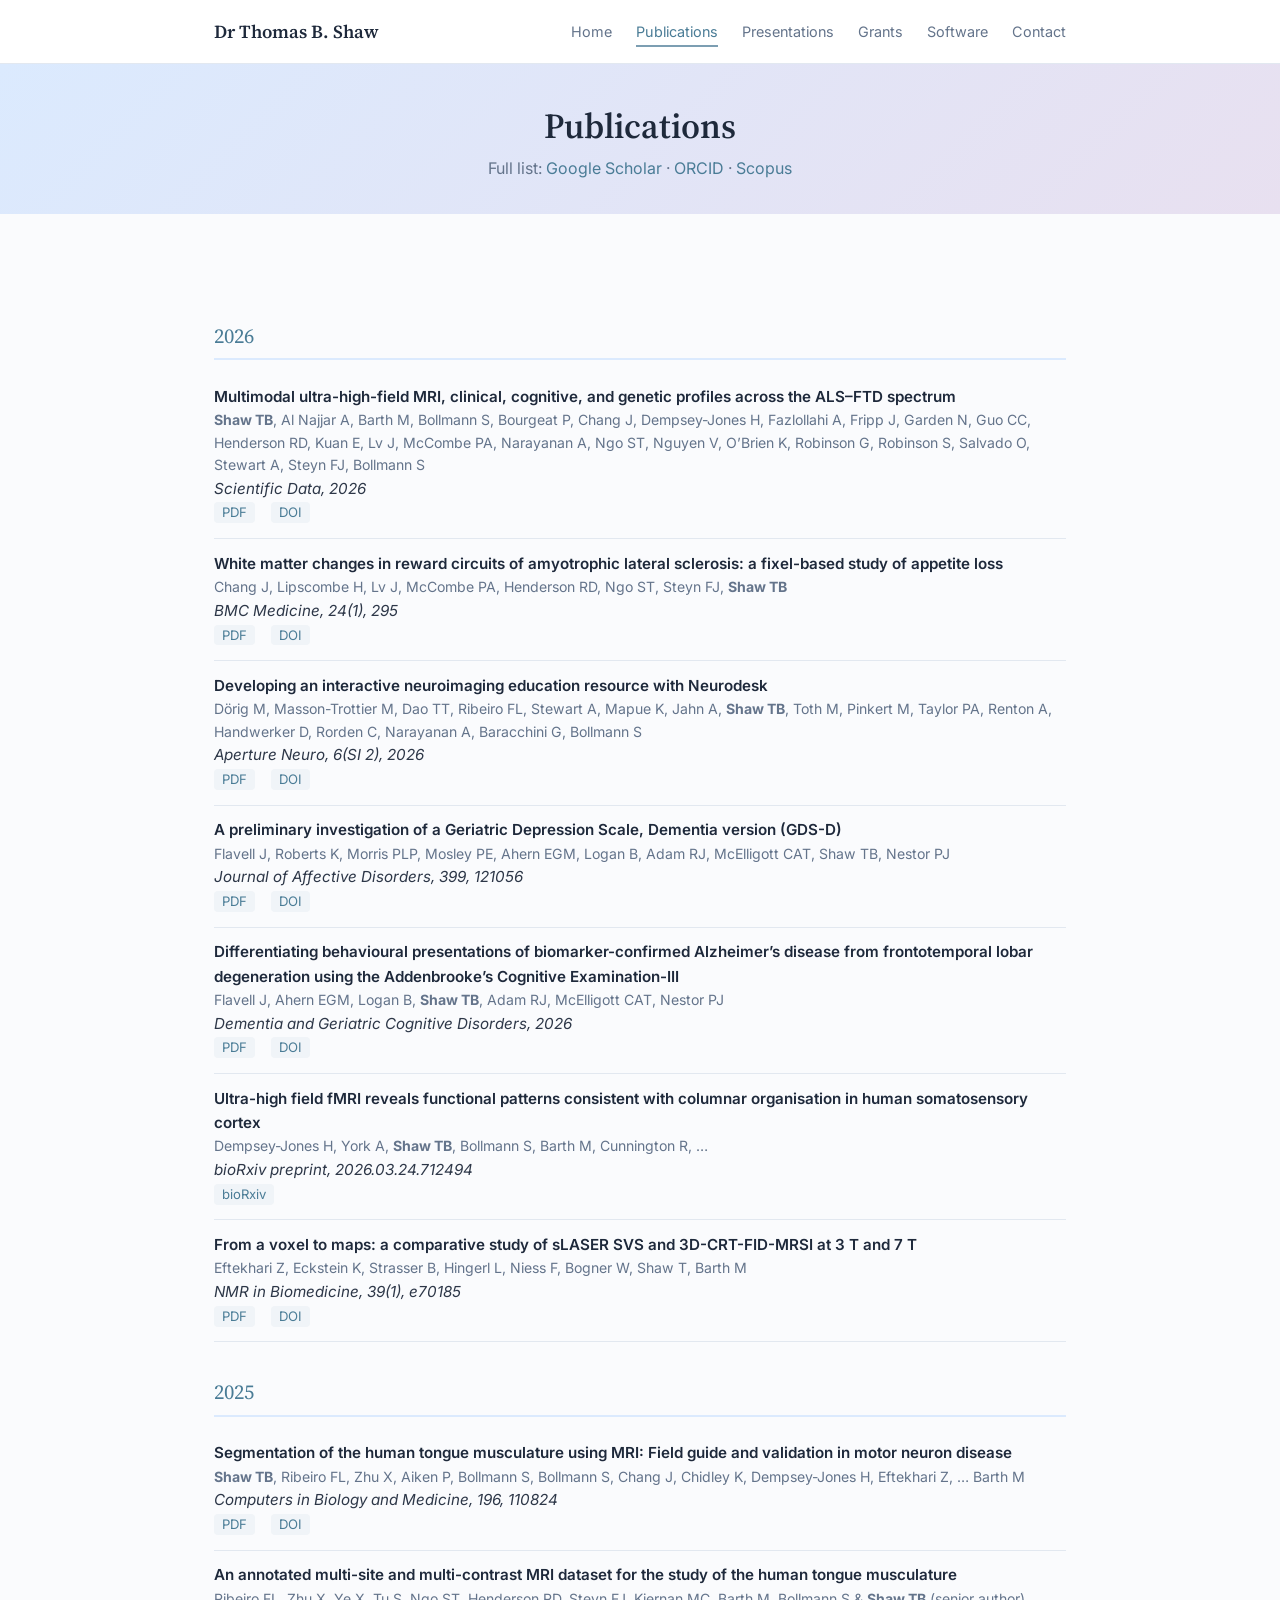
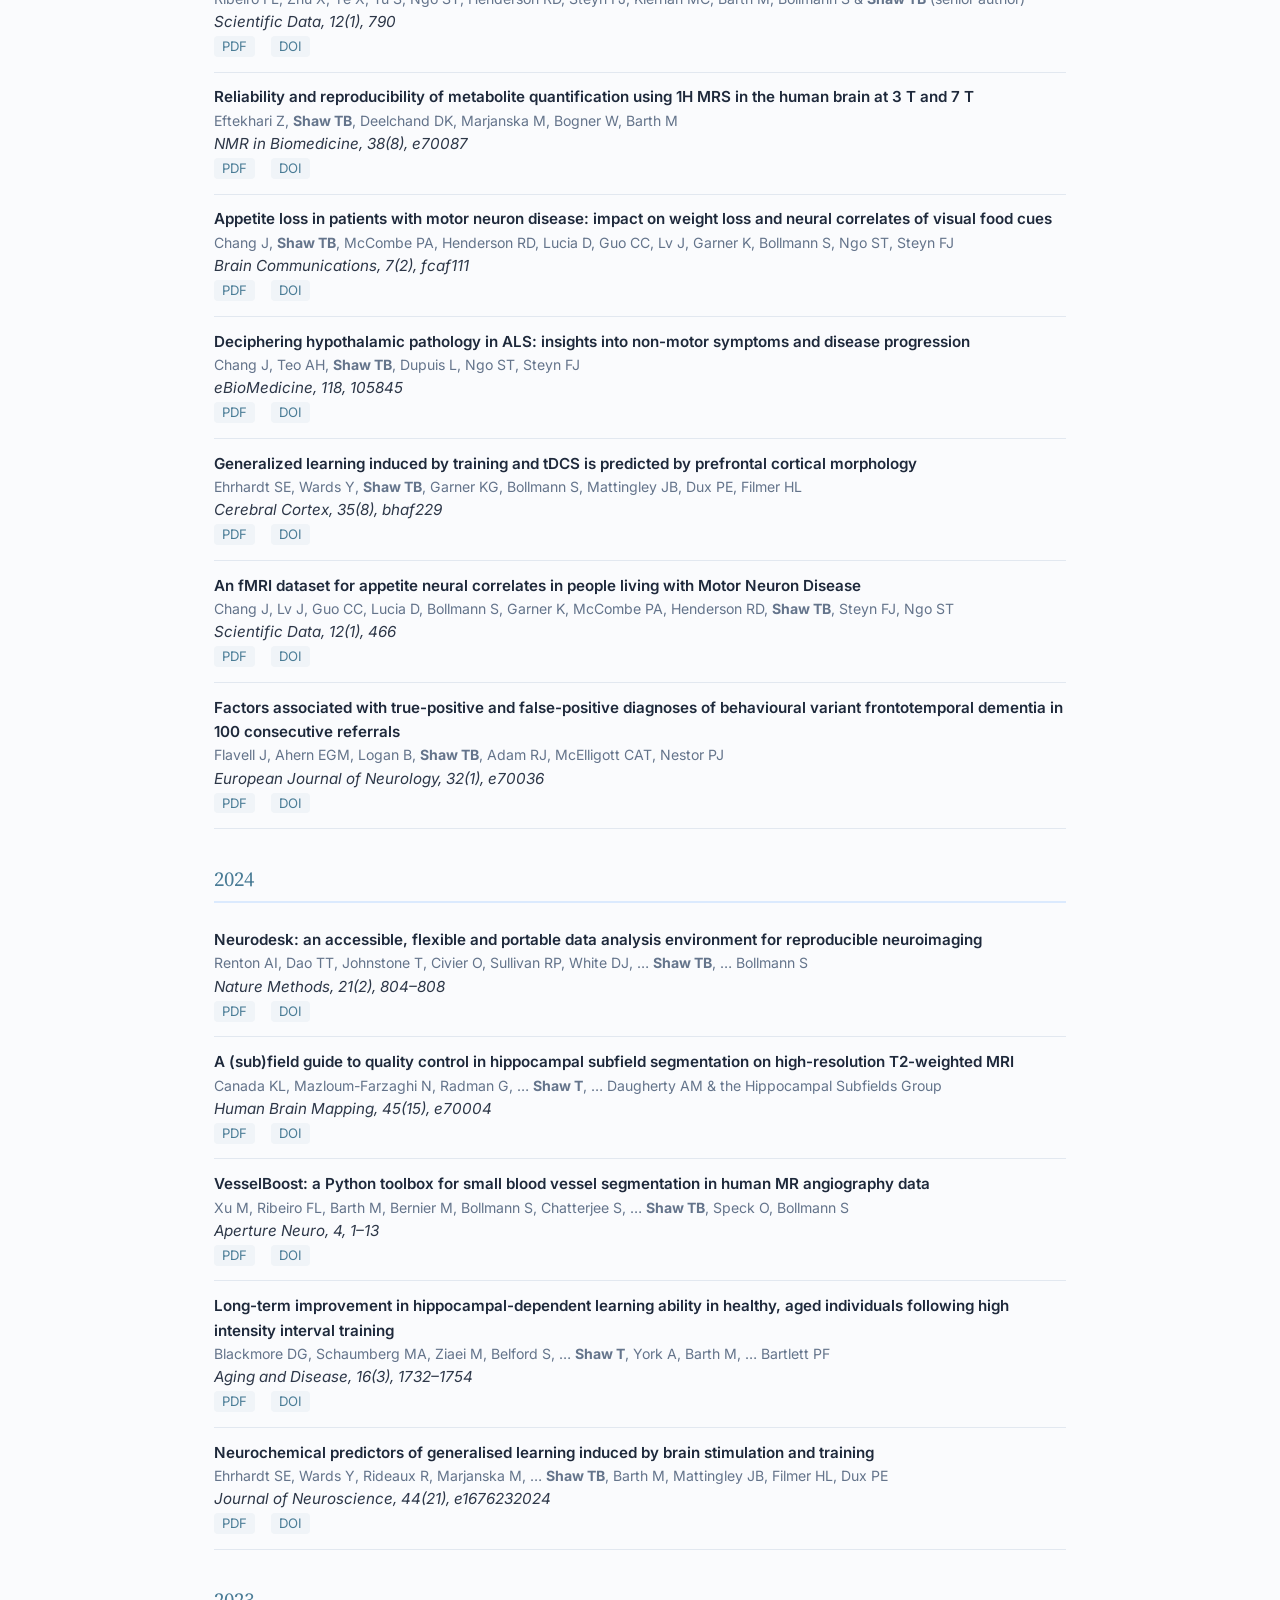
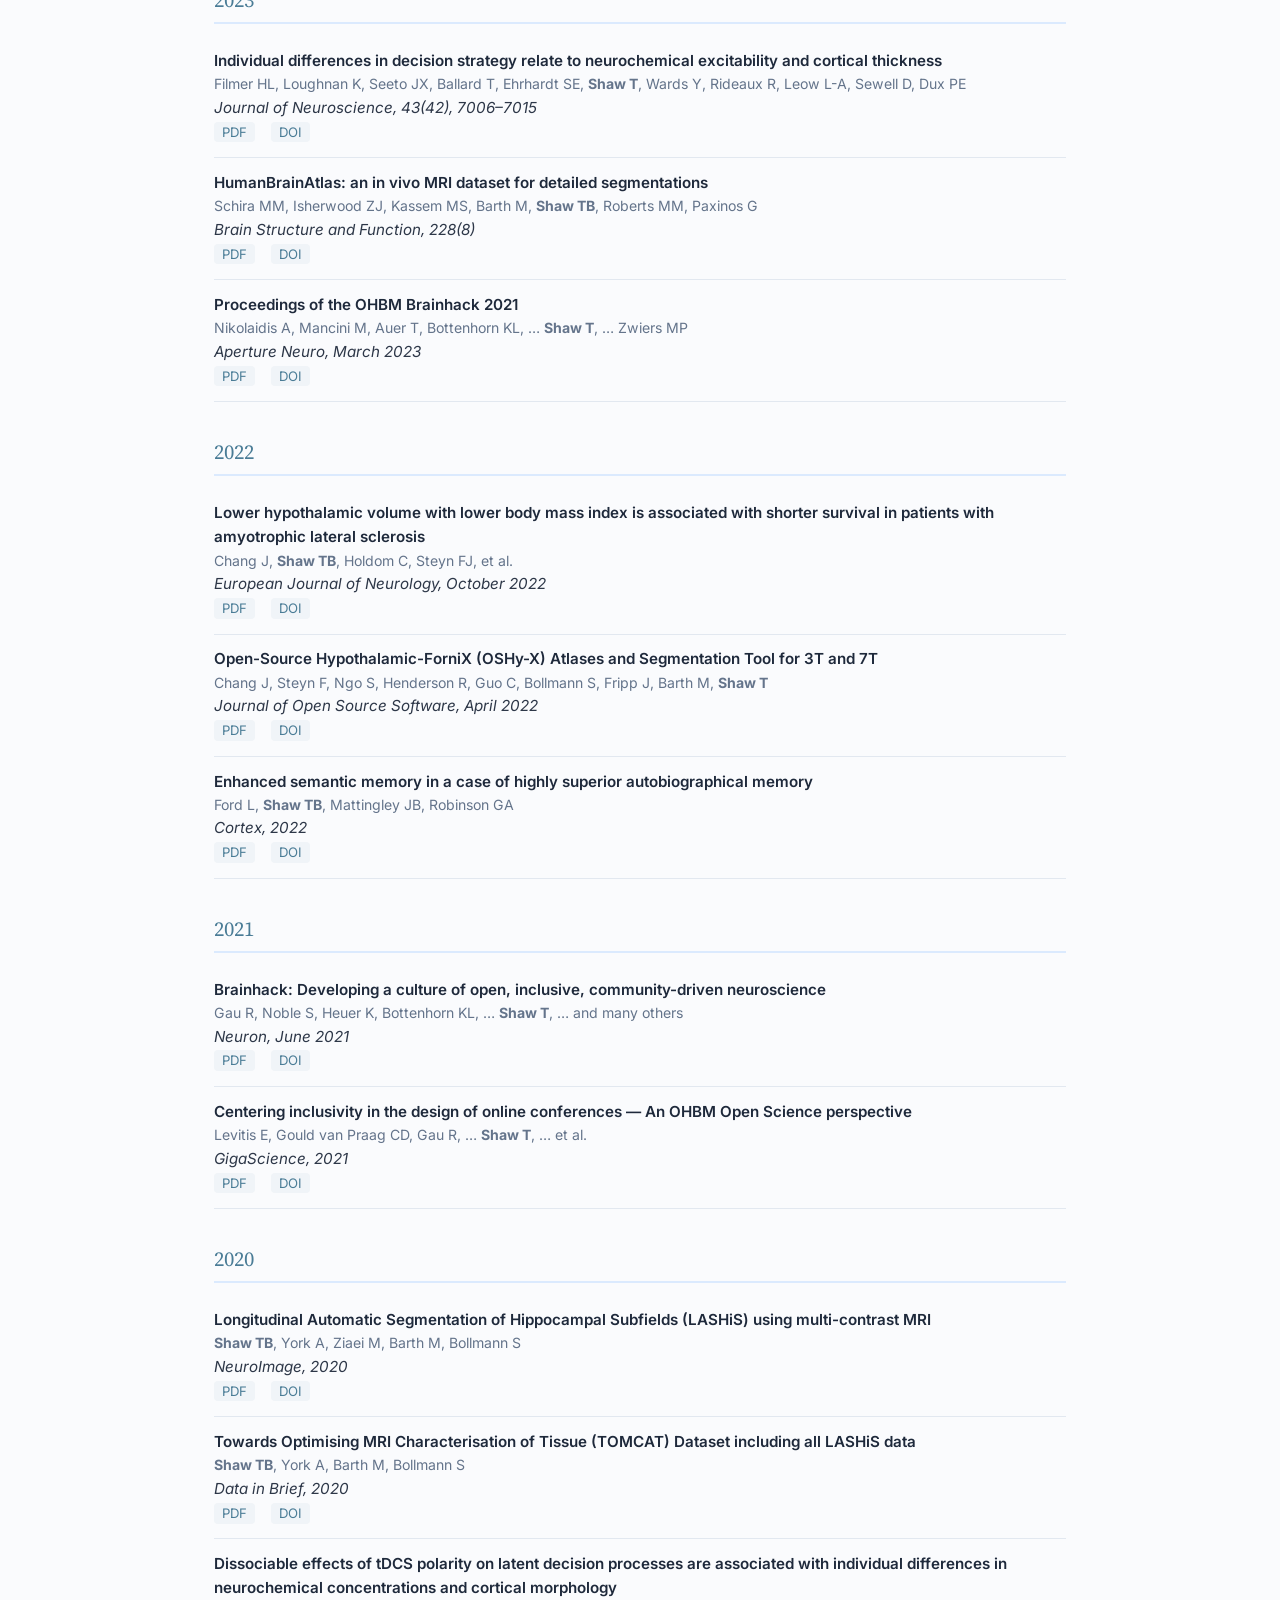
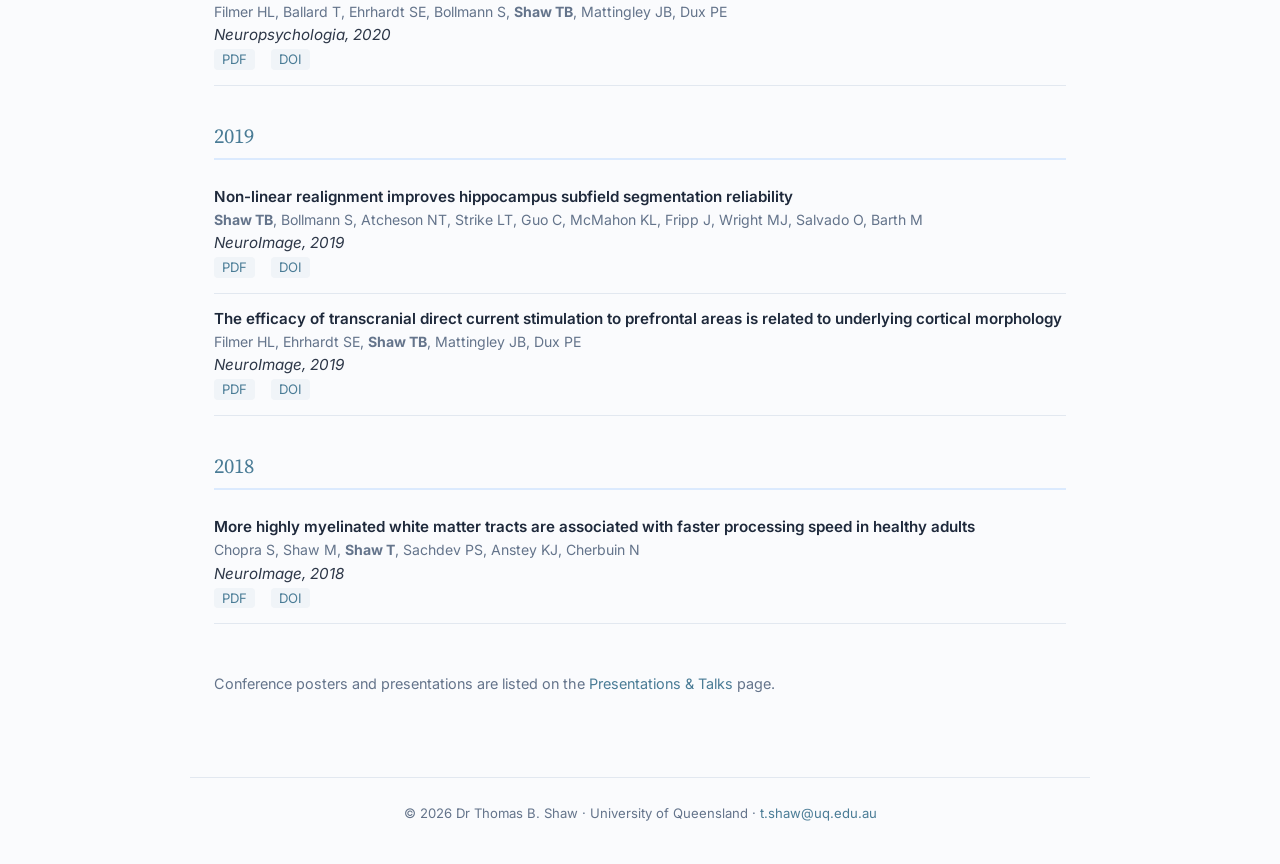
<file: publications.html>
<!DOCTYPE html>
<html lang="en">
<head>
  <meta charset="UTF-8">
  <meta name="viewport" content="width=device-width, initial-scale=1.0">
  <title>Publications &mdash; Dr Thomas B. Shaw</title>
  <link rel="preconnect" href="https://fonts.googleapis.com">
  <link href="https://fonts.googleapis.com/css2?family=Inter:wght@400;500;600&family=Source+Serif+4:wght@400;600&display=swap" rel="stylesheet">
  <link rel="stylesheet" href="styles.css">
</head>
<body>

<nav>
  <div class="nav-inner">
    <a href="index.html" class="nav-name">Dr Thomas B. Shaw</a>
    <button class="nav-toggle" aria-label="Toggle menu" aria-expanded="false">
      <span></span><span></span><span></span>
    </button>
    <ul class="nav-links">
      <li><a href="index.html">Home</a></li>
      <li><a href="publications.html" class="active">Publications</a></li>
      <li><a href="presentations.html">Presentations</a></li>
      <li><a href="grants.html">Grants</a></li>
      <li><a href="software.html">Software</a></li>
      <li><a href="contact.html">Contact</a></li>
    </ul>
  </div>
</nav>

<div class="page-header">
  <h1>Publications</h1>
  <p>Full list: <a href="https://scholar.google.com/citations?user=mA9ItOQAAAAJ" target="_blank">Google Scholar</a> &middot;
    <a href="https://orcid.org/0000-0003-2490-0532" target="_blank">ORCID</a> &middot;
    <a href="https://www.scopus.com/authid/detail.uri?authorId=57201023921" target="_blank">Scopus</a>
  </p>
</div>

<main>

  <!-- 2026 -->
  <div class="pub-year">2026</div>

  <div class="pub-item">
    <div class="pub-title">Multimodal ultra-high-field MRI, clinical, cognitive, and genetic profiles across the ALS&ndash;FTD spectrum</div>
    <div class="pub-authors"><strong>Shaw TB</strong>, Al Najjar A, Barth M, Bollmann S, Bourgeat P, Chang J, Dempsey-Jones H, Fazlollahi A, Fripp J, Garden N, Guo CC, Henderson RD, Kuan E, Lv J, McCombe PA, Narayanan A, Ngo ST, Nguyen V, O&rsquo;Brien K, Robinson G, Robinson S, Salvado O, Stewart A, Steyn FJ, Bollmann S</div>
    <div class="pub-journal">Scientific Data, 2026</div>
    <div class="pub-links">
      <a href="publications/Shaw-2026-SciData-ALS.pdf" target="_blank">PDF</a>
      <a href="https://doi.org/10.1038/s41597-026-07461-3" target="_blank">DOI</a>
    </div>
  </div>

  <div class="pub-item">
    <div class="pub-title">White matter changes in reward circuits of amyotrophic lateral sclerosis: a fixel-based study of appetite loss</div>
    <div class="pub-authors">Chang J, Lipscombe H, Lv J, McCombe PA, Henderson RD, Ngo ST, Steyn FJ, <strong>Shaw TB</strong></div>
    <div class="pub-journal">BMC Medicine, 24(1), 295</div>
    <div class="pub-links">
      <a href="publications/Chang-2026-DWI-Reward-BMCMedicine.pdf" target="_blank">PDF</a>
      <a href="https://doi.org/10.1186/s12916-026-04763-6" target="_blank">DOI</a>
    </div>
  </div>

  <div class="pub-item">
    <div class="pub-title">Developing an interactive neuroimaging education resource with Neurodesk</div>
    <div class="pub-authors">D&ouml;rig M, Masson-Trottier M, Dao TT, Ribeiro FL, Stewart A, Mapue K, Jahn A, <strong>Shaw TB</strong>, Toth M, Pinkert M, Taylor PA, Renton A, Handwerker D, Rorden C, Narayanan A, Baracchini G, Bollmann S</div>
    <div class="pub-journal">Aperture Neuro, 6(SI 2), 2026</div>
    <div class="pub-links">
      <a href="publications/Dorig-2026-Neurodesk.pdf" target="_blank">PDF</a>
      <a href="https://doi.org/10.52294/001c.160858" target="_blank">DOI</a>
    </div>
  </div>

  <div class="pub-item">
    <div class="pub-title">A preliminary investigation of a Geriatric Depression Scale, Dementia version (GDS-D)</div>
    <div class="pub-authors">Flavell J, Roberts K, Morris PLP, Mosley PE, Ahern EGM, Logan B, Adam RJ, McElligott CAT, Shaw TB, Nestor PJ</div>
    <div class="pub-journal">Journal of Affective Disorders, 399, 121056</div>
    <div class="pub-links">
      <a href="publications/Flavell-2026-GeriatricDepressionScale-Dementia-JAD.pdf" target="_blank">PDF</a>
      <a href="https://doi.org/10.1016/j.jad.2025.121056" target="_blank">DOI</a>
    </div>
  </div>

  <div class="pub-item">
    <div class="pub-title">Differentiating behavioural presentations of biomarker-confirmed Alzheimer&rsquo;s disease from frontotemporal lobar degeneration using the Addenbrooke&rsquo;s Cognitive Examination-III</div>
    <div class="pub-authors">Flavell J, Ahern EGM, Logan B, <strong>Shaw TB</strong>, Adam RJ, McElligott CAT, Nestor PJ</div>
    <div class="pub-journal">Dementia and Geriatric Cognitive Disorders, 2026</div>
    <div class="pub-links">
      <a href="publications/Flavell-2026-ACE-III-DGCD.pdf" target="_blank">PDF</a>
      <a href="https://doi.org/10.1159/000551258" target="_blank">DOI</a>
    </div>
  </div>

  <div class="pub-item">
    <div class="pub-title">Ultra-high field fMRI reveals functional patterns consistent with columnar organisation in human somatosensory cortex</div>
    <div class="pub-authors">Dempsey-Jones H, York A, <strong>Shaw TB</strong>, Bollmann S, Barth M, Cunnington R, &hellip;</div>
    <div class="pub-journal">bioRxiv preprint, 2026.03.24.712494</div>
    <div class="pub-links">
      <a href="https://www.biorxiv.org/content/10.1101/2026.03.24.712494" target="_blank">bioRxiv</a>
    </div>
  </div>

  <div class="pub-item">
    <div class="pub-title">From a voxel to maps: a comparative study of sLASER SVS and 3D-CRT-FID-MRSI at 3 T and 7 T</div>
    <div class="pub-authors">Eftekhari Z, Eckstein K, Strasser B, Hingerl L, Niess F, Bogner W, Shaw T, Barth M</div>
    <div class="pub-journal">NMR in Biomedicine, 39(1), e70185</div>
    <div class="pub-links">
      <a href="publications/Eftekhari-2026-MRSI-SVS-3T7T-NMRBiomed.pdf" target="_blank">PDF</a>
      <a href="https://doi.org/10.1002/nbm.70185" target="_blank">DOI</a>
    </div>
  </div>

  <!-- 2025 -->
  <div class="pub-year">2025</div>

  <div class="pub-item">
    <div class="pub-title">Segmentation of the human tongue musculature using MRI: Field guide and validation in motor neuron disease</div>
    <div class="pub-authors"><strong>Shaw TB</strong>, Ribeiro FL, Zhu X, Aiken P, Bollmann S, Bollmann S, Chang J, Chidley K, Dempsey-Jones H, Eftekhari Z, &hellip; Barth M</div>
    <div class="pub-journal">Computers in Biology and Medicine, 196, 110824</div>
    <div class="pub-links">
      <a href="publications/Shaw-2025-TongueMusculatureMRI-MND-CIBM.pdf" target="_blank">PDF</a>
      <a href="https://doi.org/10.1016/j.compbiomed.2025.110824" target="_blank">DOI</a>
    </div>
  </div>

  <div class="pub-item">
    <div class="pub-title">An annotated multi-site and multi-contrast MRI dataset for the study of the human tongue musculature</div>
    <div class="pub-authors">Ribeiro FL, Zhu X, Ye X, Tu S, Ngo ST, Henderson RD, Steyn FJ, Kiernan MC, Barth M, Bollmann S &amp; <strong>Shaw TB</strong> (senior author)</div>
    <div class="pub-journal">Scientific Data, 12(1), 790</div>
    <div class="pub-links">
      <a href="publications/Ribeiro-2025-TongueMRI-Dataset-ScientificData.pdf" target="_blank">PDF</a>
      <a href="https://doi.org/10.1038/s41597-025-05092-8" target="_blank">DOI</a>
    </div>
  </div>

  <div class="pub-item">
    <div class="pub-title">Reliability and reproducibility of metabolite quantification using 1H MRS in the human brain at 3 T and 7 T</div>
    <div class="pub-authors">Eftekhari Z, <strong>Shaw TB</strong>, Deelchand DK, Marjanska M, Bogner W, Barth M</div>
    <div class="pub-journal">NMR in Biomedicine, 38(8), e70087</div>
    <div class="pub-links">
      <a href="publications/Eftekhari-2025-MRS-Reliability-3T7T-NMRBiomed.pdf" target="_blank">PDF</a>
      <a href="https://doi.org/10.1002/nbm.70087" target="_blank">DOI</a>
    </div>
  </div>

  <div class="pub-item">
    <div class="pub-title">Appetite loss in patients with motor neuron disease: impact on weight loss and neural correlates of visual food cues</div>
    <div class="pub-authors">Chang J, <strong>Shaw TB</strong>, McCombe PA, Henderson RD, Lucia D, Guo CC, Lv J, Garner K, Bollmann S, Ngo ST, Steyn FJ</div>
    <div class="pub-journal">Brain Communications, 7(2), fcaf111</div>
    <div class="pub-links">
      <a href="publications/Chang-2025-AppetiteLoss-MND-BrainComms.pdf" target="_blank">PDF</a>
      <a href="https://doi.org/10.1093/braincomms/fcaf111" target="_blank">DOI</a>
    </div>
  </div>

  <div class="pub-item">
    <div class="pub-title">Deciphering hypothalamic pathology in ALS: insights into non-motor symptoms and disease progression</div>
    <div class="pub-authors">Chang J, Teo AH, <strong>Shaw TB</strong>, Dupuis L, Ngo ST, Steyn FJ</div>
    <div class="pub-journal">eBioMedicine, 118, 105845</div>
    <div class="pub-links">
      <a href="publications/Chang-2025-HypothalamicPathology-ALS-eBioMedicine.pdf" target="_blank">PDF</a>
      <a href="https://doi.org/10.1016/j.ebiom.2025.105845" target="_blank">DOI</a>
    </div>
  </div>

  <div class="pub-item">
    <div class="pub-title">Generalized learning induced by training and tDCS is predicted by prefrontal cortical morphology</div>
    <div class="pub-authors">Ehrhardt SE, Wards Y, <strong>Shaw TB</strong>, Garner KG, Bollmann S, Mattingley JB, Dux PE, Filmer HL</div>
    <div class="pub-journal">Cerebral Cortex, 35(8), bhaf229</div>
    <div class="pub-links">
      <a href="publications/Ehrhardt-2025-tDCS-CorticalMorphology-CerebralCortex.pdf" target="_blank">PDF</a>
      <a href="https://doi.org/10.1093/cercor/bhaf229" target="_blank">DOI</a>
    </div>
  </div>

  <div class="pub-item">
    <div class="pub-title">An fMRI dataset for appetite neural correlates in people living with Motor Neuron Disease</div>
    <div class="pub-authors">Chang J, Lv J, Guo CC, Lucia D, Bollmann S, Garner K, McCombe PA, Henderson RD, <strong>Shaw TB</strong>, Steyn FJ, Ngo ST</div>
    <div class="pub-journal">Scientific Data, 12(1), 466</div>
    <div class="pub-links">
      <a href="publications/Chang-2025-fMRI-Appetite-MND-ScientificData.pdf" target="_blank">PDF</a>
      <a href="https://doi.org/10.1038/s41597-025-04828-w" target="_blank">DOI</a>
    </div>
  </div>

  <div class="pub-item">
    <div class="pub-title">Factors associated with true-positive and false-positive diagnoses of behavioural variant frontotemporal dementia in 100 consecutive referrals</div>
    <div class="pub-authors">Flavell J, Ahern EGM, Logan B, <strong>Shaw TB</strong>, Adam RJ, McElligott CAT, Nestor PJ</div>
    <div class="pub-journal">European Journal of Neurology, 32(1), e70036</div>
    <div class="pub-links">
      <a href="publications/Flavell-2025-bvFTD-Diagnoses-EurJNeurol.pdf" target="_blank">PDF</a>
      <a href="https://doi.org/10.1111/ene.70036" target="_blank">DOI</a>
    </div>
  </div>

  <!-- 2024 -->
  <div class="pub-year">2024</div>

  <div class="pub-item">
    <div class="pub-title">Neurodesk: an accessible, flexible and portable data analysis environment for reproducible neuroimaging</div>
    <div class="pub-authors">Renton AI, Dao TT, Johnstone T, Civier O, Sullivan RP, White DJ, &hellip; <strong>Shaw TB</strong>, &hellip; Bollmann S</div>
    <div class="pub-journal">Nature Methods, 21(2), 804&ndash;808</div>
    <div class="pub-links">
      <a href="publications/Renton-2024-Neurodesk-ReproducibleNeuroimaging-NatureMethods.pdf" target="_blank">PDF</a>
      <a href="https://doi.org/10.1038/s41592-023-02145-x" target="_blank">DOI</a>
    </div>
  </div>

  <div class="pub-item">
    <div class="pub-title">A (sub)field guide to quality control in hippocampal subfield segmentation on high-resolution T2-weighted MRI</div>
    <div class="pub-authors">Canada KL, Mazloum-Farzaghi N, Radman G, &hellip; <strong>Shaw T</strong>, &hellip; Daugherty AM &amp; the Hippocampal Subfields Group</div>
    <div class="pub-journal">Human Brain Mapping, 45(15), e70004</div>
    <div class="pub-links">
      <a href="publications/Canada-2024-HippocampalSubfield-QCGuide-HBM.pdf" target="_blank">PDF</a>
      <a href="https://doi.org/10.1002/hbm.70004" target="_blank">DOI</a>
    </div>
  </div>

  <div class="pub-item">
    <div class="pub-title">VesselBoost: a Python toolbox for small blood vessel segmentation in human MR angiography data</div>
    <div class="pub-authors">Xu M, Ribeiro FL, Barth M, Bernier M, Bollmann S, Chatterjee S, &hellip; <strong>Shaw TB</strong>, Speck O, Bollmann S</div>
    <div class="pub-journal">Aperture Neuro, 4, 1&ndash;13</div>
    <div class="pub-links">
      <a href="publications/Xu-2024-VesselBoost-BloodVesselSegmentation-ApertureNeuro.pdf" target="_blank">PDF</a>
      <a href="https://doi.org/10.52294/001c.123217" target="_blank">DOI</a>
    </div>
  </div>

  <div class="pub-item">
    <div class="pub-title">Long-term improvement in hippocampal-dependent learning ability in healthy, aged individuals following high intensity interval training</div>
    <div class="pub-authors">Blackmore DG, Schaumberg MA, Ziaei M, Belford S, &hellip; <strong>Shaw T</strong>, York A, Barth M, &hellip; Bartlett PF</div>
    <div class="pub-journal">Aging and Disease, 16(3), 1732&ndash;1754</div>
    <div class="pub-links">
      <a href="publications/Blackmore-2024-HIIT-HippocampalLearning-AgingDisease.pdf" target="_blank">PDF</a>
      <a href="https://doi.org/10.14336/AD.2024.0642" target="_blank">DOI</a>
    </div>
  </div>

  <div class="pub-item">
    <div class="pub-title">Neurochemical predictors of generalised learning induced by brain stimulation and training</div>
    <div class="pub-authors">Ehrhardt SE, Wards Y, Rideaux R, Marjanska M, &hellip; <strong>Shaw TB</strong>, Barth M, Mattingley JB, Filmer HL, Dux PE</div>
    <div class="pub-journal">Journal of Neuroscience, 44(21), e1676232024</div>
    <div class="pub-links">
      <a href="publications/Ehrhardt-2024-NeurochemicalPredictors-Learning-JNeurosci.pdf" target="_blank">PDF</a>
      <a href="https://doi.org/10.1523/jneurosci.1676-23.2024" target="_blank">DOI</a>
    </div>
  </div>

  <!-- 2023 -->
  <div class="pub-year">2023</div>

  <div class="pub-item">
    <div class="pub-title">Individual differences in decision strategy relate to neurochemical excitability and cortical thickness</div>
    <div class="pub-authors">Filmer HL, Loughnan K, Seeto JX, Ballard T, Ehrhardt SE, <strong>Shaw T</strong>, Wards Y, Rideaux R, Leow L-A, Sewell D, Dux PE</div>
    <div class="pub-journal">Journal of Neuroscience, 43(42), 7006&ndash;7015</div>
    <div class="pub-links">
      <a href="publications/Filmer-2023-DecisionStrategy-Neurochemical-JNeurosci.pdf" target="_blank">PDF</a>
      <a href="https://doi.org/10.1523/jneurosci.1086-23.2023" target="_blank">DOI</a>
    </div>
  </div>

  <div class="pub-item">
    <div class="pub-title">HumanBrainAtlas: an in vivo MRI dataset for detailed segmentations</div>
    <div class="pub-authors">Schira MM, Isherwood ZJ, Kassem MS, Barth M, <strong>Shaw TB</strong>, Roberts MM, Paxinos G</div>
    <div class="pub-journal">Brain Structure and Function, 228(8)</div>
    <div class="pub-links">
      <a href="publications/Schira-2023-HumanBrainAtlas-MRI-BrainStructFunc.pdf" target="_blank">PDF</a>
      <a href="https://doi.org/10.1007/s00429-023-02653-8" target="_blank">DOI</a>
    </div>
  </div>

  <div class="pub-item">
    <div class="pub-title">Proceedings of the OHBM Brainhack 2021</div>
    <div class="pub-authors">Nikolaidis A, Mancini M, Auer T, Bottenhorn KL, &hellip; <strong>Shaw T</strong>, &hellip; Zwiers MP</div>
    <div class="pub-journal">Aperture Neuro, March 2023</div>
    <div class="pub-links">
      <a href="publications/Nikolaidis-2023-OHBMBrainhack2021-Proceedings-ApertureNeuro.pdf" target="_blank">PDF</a>
      <a href="https://doi.org/10.52294/258801b4-a9a9-4d30-a468-c43646391211" target="_blank">DOI</a>
    </div>
  </div>

  <!-- 2022 -->
  <div class="pub-year">2022</div>

  <div class="pub-item">
    <div class="pub-title">Lower hypothalamic volume with lower body mass index is associated with shorter survival in patients with amyotrophic lateral sclerosis</div>
    <div class="pub-authors">Chang J, <strong>Shaw TB</strong>, Holdom C, Steyn FJ, et al.</div>
    <div class="pub-journal">European Journal of Neurology, October 2022</div>
    <div class="pub-links">
      <a href="publications/Chang-2022-HypothalamicVolume-BMI-ALS-EurJNeurol.pdf" target="_blank">PDF</a>
      <a href="https://doi.org/10.1111/ene.15589" target="_blank">DOI</a>
    </div>
  </div>

  <div class="pub-item">
    <div class="pub-title">Open-Source Hypothalamic-ForniX (OSHy-X) Atlases and Segmentation Tool for 3T and 7T</div>
    <div class="pub-authors">Chang J, Steyn F, Ngo S, Henderson R, Guo C, Bollmann S, Fripp J, Barth M, <strong>Shaw T</strong></div>
    <div class="pub-journal">Journal of Open Source Software, April 2022</div>
    <div class="pub-links">
      <a href="publications/Chang-2022-OSHyX-HypothalamicAtlas-JOSS.pdf" target="_blank">PDF</a>
      <a href="https://doi.org/10.21105/joss.04368" target="_blank">DOI</a>
    </div>
  </div>

  <div class="pub-item">
    <div class="pub-title">Enhanced semantic memory in a case of highly superior autobiographical memory</div>
    <div class="pub-authors">Ford L, <strong>Shaw TB</strong>, Mattingley JB, Robinson GA</div>
    <div class="pub-journal">Cortex, 2022</div>
    <div class="pub-links">
      <a href="publications/Ford-2022-SemanticMemory-HSAM-Cortex.pdf" target="_blank">PDF</a>
      <a href="https://doi.org/10.1016/j.cortex.2022.02.007" target="_blank">DOI</a>
    </div>
  </div>

  <!-- 2021 -->
  <div class="pub-year">2021</div>

  <div class="pub-item">
    <div class="pub-title">Brainhack: Developing a culture of open, inclusive, community-driven neuroscience</div>
    <div class="pub-authors">Gau R, Noble S, Heuer K, Bottenhorn KL, &hellip; <strong>Shaw T</strong>, &hellip; and many others</div>
    <div class="pub-journal">Neuron, June 2021</div>
    <div class="pub-links">
      <a href="publications/Gau-2021-Brainhack-OpenNeuroscience-Neuron.pdf" target="_blank">PDF</a>
      <a href="https://doi.org/10.1016/j.neuron.2021.04.001" target="_blank">DOI</a>
    </div>
  </div>

  <div class="pub-item">
    <div class="pub-title">Centering inclusivity in the design of online conferences &mdash; An OHBM Open Science perspective</div>
    <div class="pub-authors">Levitis E, Gould van Praag CD, Gau R, &hellip; <strong>Shaw T</strong>, &hellip; et al.</div>
    <div class="pub-journal">GigaScience, 2021</div>
    <div class="pub-links">
      <a href="publications/Levitis-2021-OHBM-OnlineConferences-GigaScience.pdf" target="_blank">PDF</a>
      <a href="https://doi.org/10.1093/gigascience/giab051" target="_blank">DOI</a>
    </div>
  </div>

  <!-- 2020 -->
  <div class="pub-year">2020</div>

  <div class="pub-item">
    <div class="pub-title">Longitudinal Automatic Segmentation of Hippocampal Subfields (LASHiS) using multi-contrast MRI</div>
    <div class="pub-authors"><strong>Shaw TB</strong>, York A, Ziaei M, Barth M, Bollmann S</div>
    <div class="pub-journal">NeuroImage, 2020</div>
    <div class="pub-links">
      <a href="publications/Shaw-2020-LASHiS-HippocampalSubfields-NeuroImage.pdf" target="_blank">PDF</a>
      <a href="https://doi.org/10.1016/j.neuroimage.2020.116798" target="_blank">DOI</a>
    </div>
  </div>

  <div class="pub-item">
    <div class="pub-title">Towards Optimising MRI Characterisation of Tissue (TOMCAT) Dataset including all LASHiS data</div>
    <div class="pub-authors"><strong>Shaw TB</strong>, York A, Barth M, Bollmann S</div>
    <div class="pub-journal">Data in Brief, 2020</div>
    <div class="pub-links">
      <a href="publications/Shaw-2020-TOMCAT-LASHiS-Dataset-DataInBrief.pdf" target="_blank">PDF</a>
      <a href="https://doi.org/10.1016/j.dib.2020.106043" target="_blank">DOI</a>
    </div>
  </div>

  <div class="pub-item">
    <div class="pub-title">Dissociable effects of tDCS polarity on latent decision processes are associated with individual differences in neurochemical concentrations and cortical morphology</div>
    <div class="pub-authors">Filmer HL, Ballard T, Ehrhardt SE, Bollmann S, <strong>Shaw TB</strong>, Mattingley JB, Dux PE</div>
    <div class="pub-journal">Neuropsychologia, 2020</div>
    <div class="pub-links">
      <a href="publications/Filmer-2020-tDCS-Polarity-Decision-Neuropsychologia.pdf" target="_blank">PDF</a>
      <a href="https://doi.org/10.1016/j.neuropsychologia.2020.107433" target="_blank">DOI</a>
    </div>
  </div>

  <!-- 2019 -->
  <div class="pub-year">2019</div>

  <div class="pub-item">
    <div class="pub-title">Non-linear realignment improves hippocampus subfield segmentation reliability</div>
    <div class="pub-authors"><strong>Shaw TB</strong>, Bollmann S, Atcheson NT, Strike LT, Guo C, McMahon KL, Fripp J, Wright MJ, Salvado O, Barth M</div>
    <div class="pub-journal">NeuroImage, 2019</div>
    <div class="pub-links">
      <a href="publications/Shaw-2019-NonLinear-HippocampusSegmentation-NeuroImage.pdf" target="_blank">PDF</a>
      <a href="https://doi.org/10.1016/j.neuroimage.2019.116206" target="_blank">DOI</a>
    </div>
  </div>

  <div class="pub-item">
    <div class="pub-title">The efficacy of transcranial direct current stimulation to prefrontal areas is related to underlying cortical morphology</div>
    <div class="pub-authors">Filmer HL, Ehrhardt SE, <strong>Shaw TB</strong>, Mattingley JB, Dux PE</div>
    <div class="pub-journal">NeuroImage, 2019</div>
    <div class="pub-links">
      <a href="publications/Filmer-2019-tDCS-CorticalMorphology-NeuroImage.pdf" target="_blank">PDF</a>
      <a href="https://doi.org/10.1016/j.neuroimage.2019.04.026" target="_blank">DOI</a>
    </div>
  </div>

  <!-- 2018 -->
  <div class="pub-year">2018</div>

  <div class="pub-item">
    <div class="pub-title">More highly myelinated white matter tracts are associated with faster processing speed in healthy adults</div>
    <div class="pub-authors">Chopra S, Shaw M, <strong>Shaw T</strong>, Sachdev PS, Anstey KJ, Cherbuin N</div>
    <div class="pub-journal">NeuroImage, 2018</div>
    <div class="pub-links">
      <a href="publications/Chopra-2018-MyelinatedWhiteMatter-ProcessingSpeed-NeuroImage.pdf" target="_blank">PDF</a>
      <a href="https://doi.org/10.1016/j.neuroimage.2017.12.069" target="_blank">DOI</a>
    </div>
  </div>

  <p style="margin-top: 3rem; font-size: 0.9rem; color: var(--color-text-light);">
    Conference posters and presentations are listed on the
    <a href="presentations.html">Presentations &amp; Talks</a> page.
  </p>

</main>

<footer>
  <p>&copy; 2026 Dr Thomas B. Shaw &middot; University of Queensland &middot;
    <a href="mailto:t.shaw@uq.edu.au">t.shaw@uq.edu.au</a>
  </p>
</footer>

<script src="nav.js"></script>
</body>
</html>
</file>
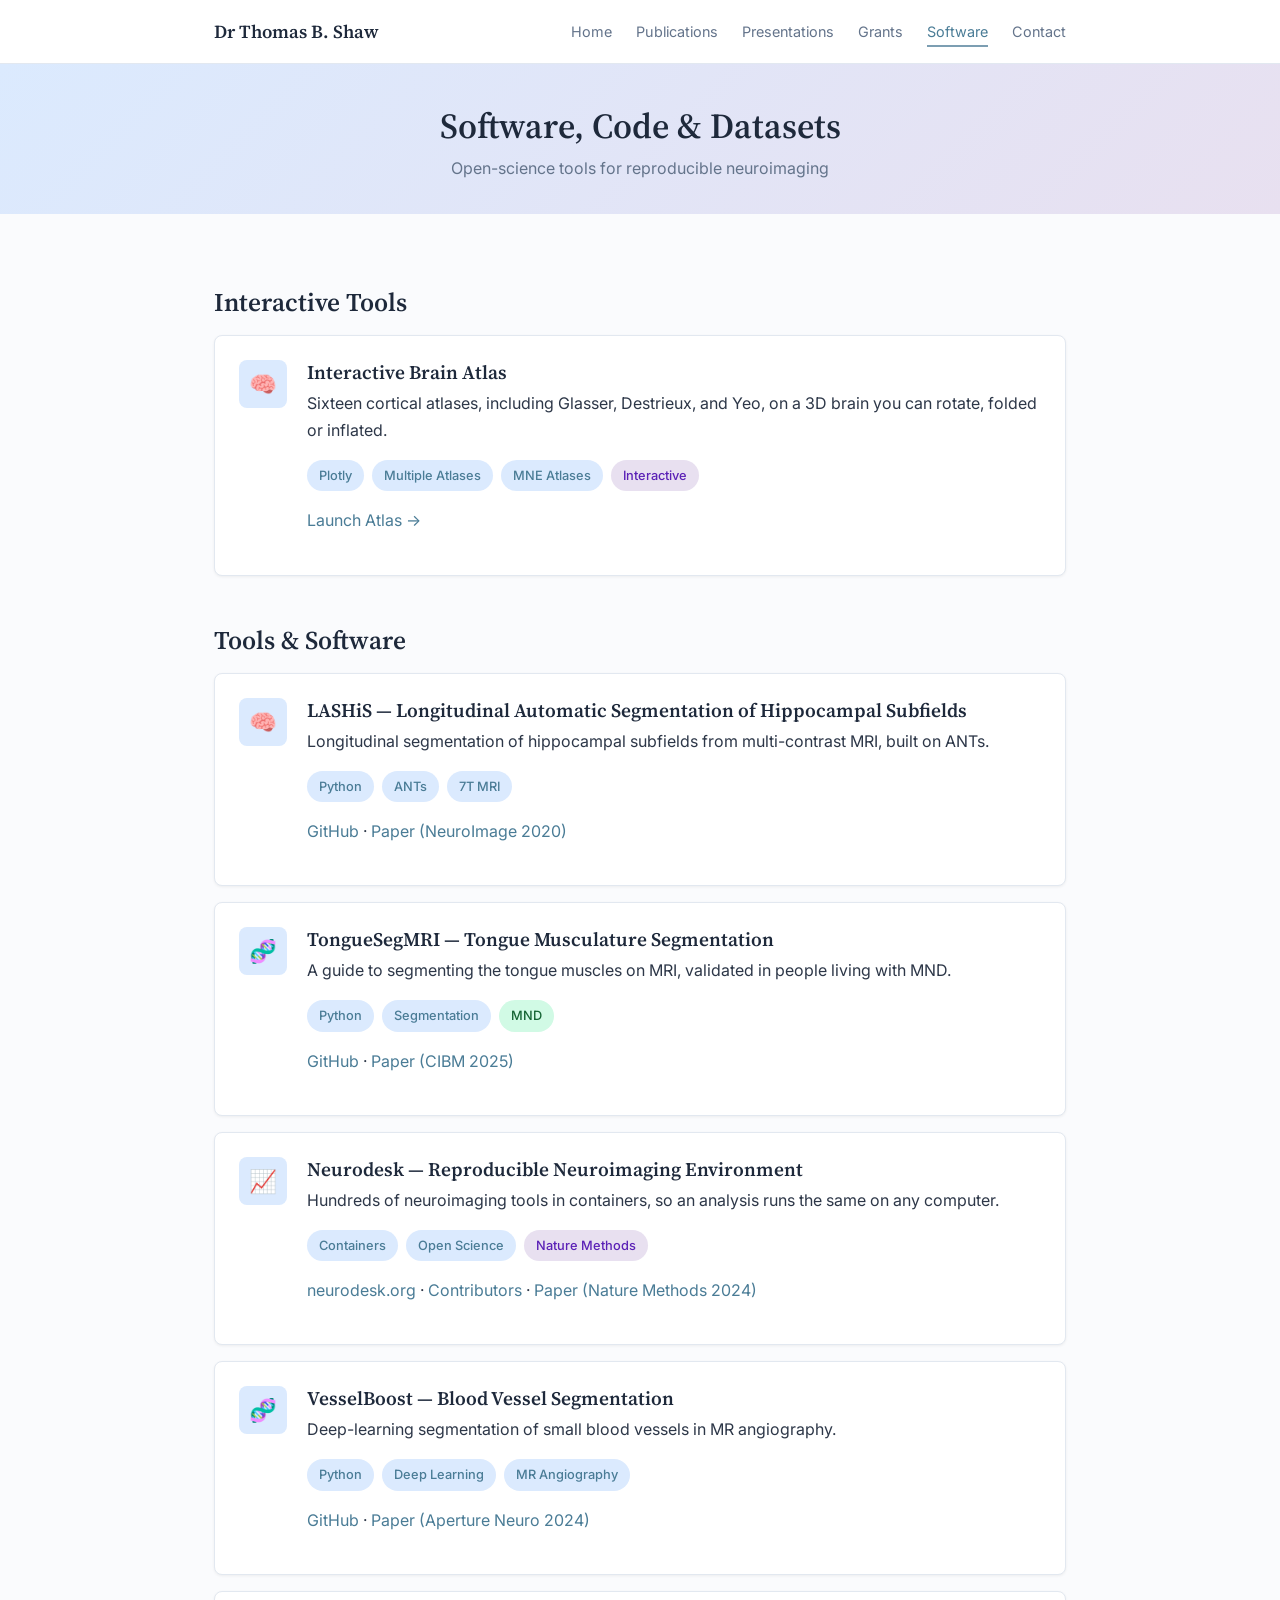
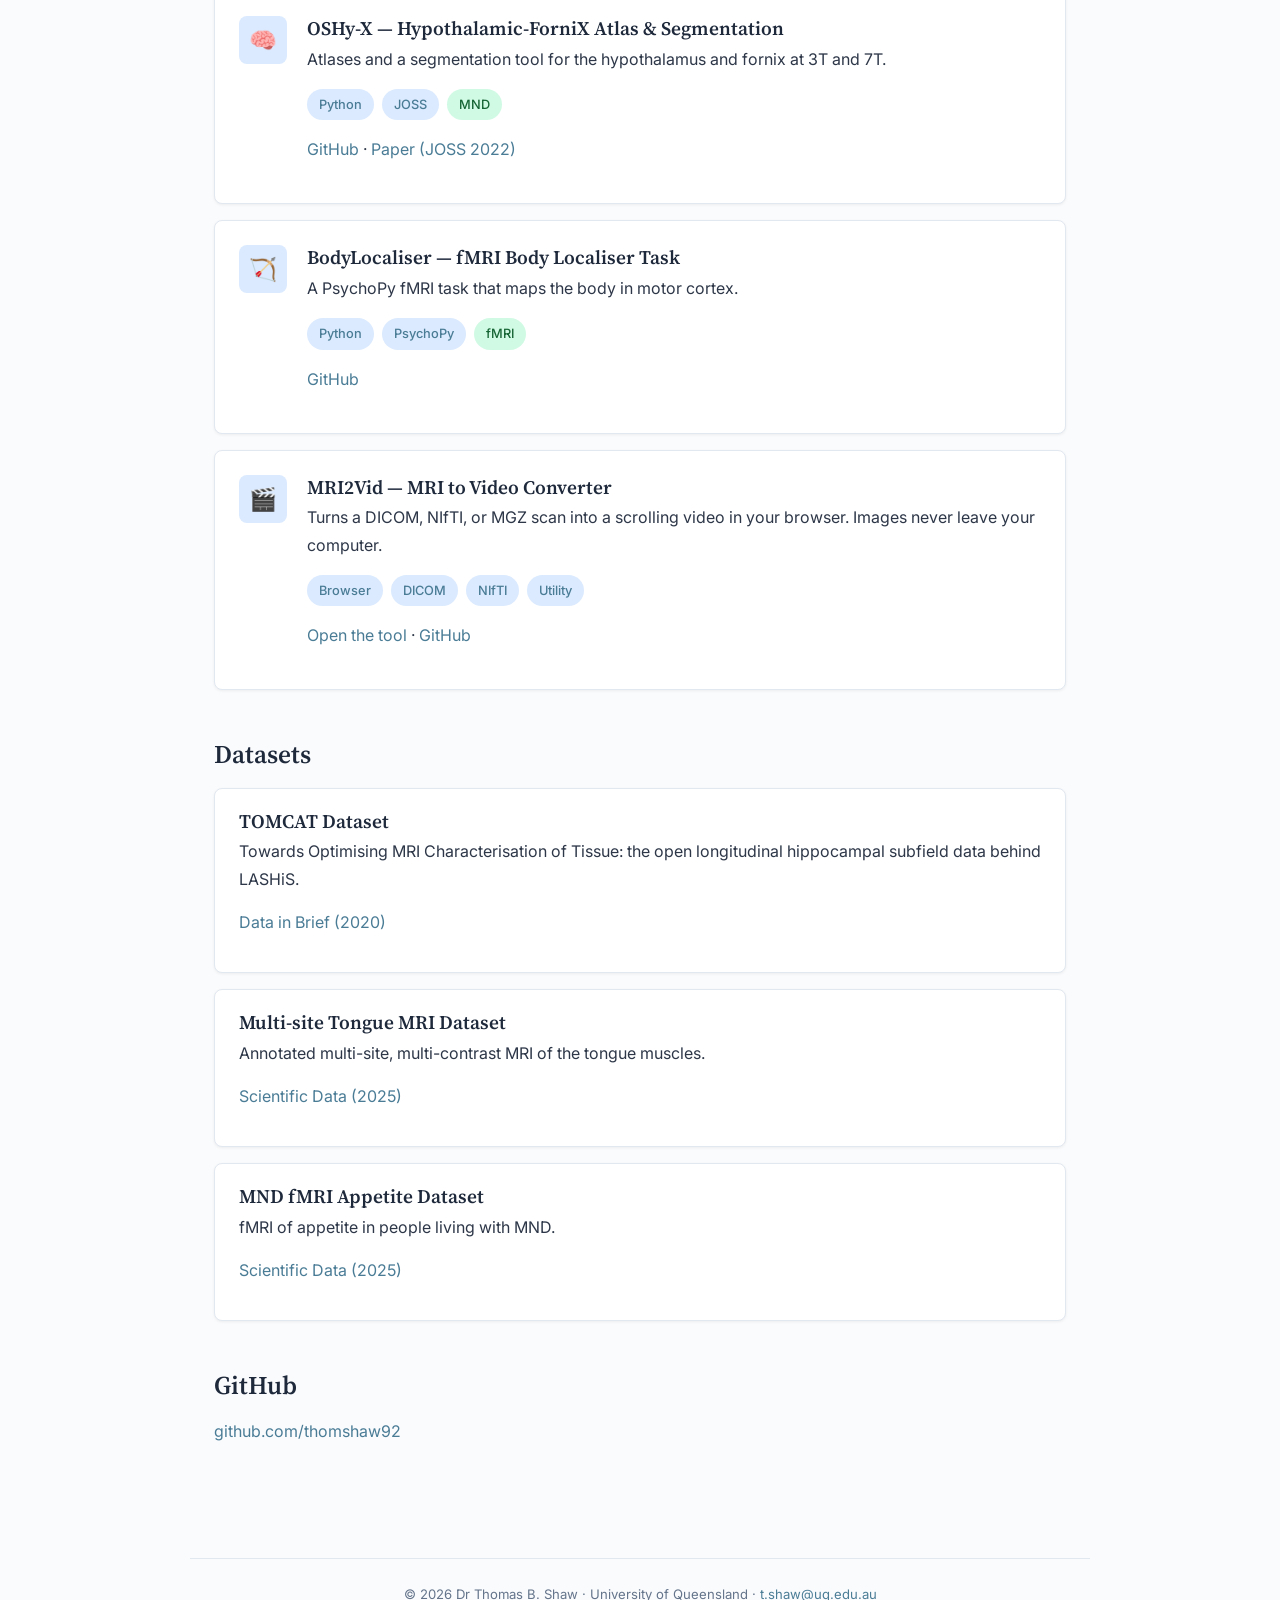
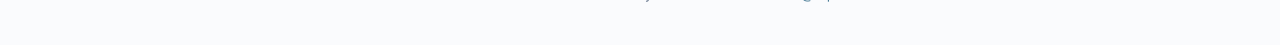
<file: software.html>
<!DOCTYPE html>
<html lang="en">
<head>
  <meta charset="UTF-8">
  <meta name="viewport" content="width=device-width, initial-scale=1.0">
  <title>Software &mdash; Dr Thomas B. Shaw</title>
  <link rel="preconnect" href="https://fonts.googleapis.com">
  <link href="https://fonts.googleapis.com/css2?family=Inter:wght@400;500;600&family=Source+Serif+4:wght@400;600&display=swap" rel="stylesheet">
  <link rel="stylesheet" href="styles.css">
</head>
<body>

<nav>
  <div class="nav-inner">
    <a href="index.html" class="nav-name">Dr Thomas B. Shaw</a>
    <button class="nav-toggle" aria-label="Toggle menu" aria-expanded="false">
      <span></span><span></span><span></span>
    </button>
    <ul class="nav-links">
      <li><a href="index.html">Home</a></li>
      <li><a href="publications.html">Publications</a></li>
      <li><a href="presentations.html">Presentations</a></li>
      <li><a href="grants.html">Grants</a></li>
      <li><a href="software.html" class="active">Software</a></li>
      <li><a href="contact.html">Contact</a></li>
    </ul>
  </div>
</nav>

<div class="page-header">
  <h1>Software, Code &amp; Datasets</h1>
  <p>Open-science tools for reproducible neuroimaging</p>
</div>

<main>

  <section>
    <h2>Interactive Tools</h2>

    <div class="card software-card">
      <div class="software-icon">&#129504;</div>
      <div>
        <h3>Interactive Brain Atlas</h3>
        <p>Sixteen cortical atlases, including Glasser, Destrieux, and Yeo, on a 3D brain you can rotate, folded or inflated.</p>
        <div class="tags" style="margin-top:0.5rem;">
          <span class="tag">Plotly</span>
          <span class="tag">Multiple Atlases</span>          <span class="tag">MNE Atlases</span>          <span class="tag lavender">Interactive</span>
        </div>
        <p style="margin-top: 0.75rem;">
          <a href="brain_atlas.html">Launch Atlas &rarr;</a>
        </p>
      </div>
    </div>
  </section>

  <section>
    <h2>Tools &amp; Software</h2>

    <div class="card software-card">
      <div class="software-icon">&#129504;</div>
      <div>
        <h3>LASHiS &mdash; Longitudinal Automatic Segmentation of Hippocampal Subfields</h3>
        <p>Longitudinal segmentation of hippocampal subfields from multi-contrast MRI, built on ANTs.</p>
        <div class="tags" style="margin-top:0.5rem;">
          <span class="tag">Python</span>
          <span class="tag">ANTs</span>
          <span class="tag">7T MRI</span>
        </div>
        <p style="margin-top: 0.75rem;">
          <a href="https://github.com/thomshaw92/LASHiS" target="_blank">GitHub</a> &middot;
          <a href="publications/Shaw-2020-LASHiS-HippocampalSubfields-NeuroImage.pdf" target="_blank">Paper (NeuroImage 2020)</a>
        </p>
      </div>
    </div>

    <div class="card software-card">
      <div class="software-icon">&#129516;</div>
      <div>
        <h3>TongueSegMRI &mdash; Tongue Musculature Segmentation</h3>
        <p>A guide to segmenting the tongue muscles on MRI, validated in people living with MND.</p>
        <div class="tags" style="margin-top:0.5rem;">
          <span class="tag">Python</span>
          <span class="tag">Segmentation</span>
          <span class="tag green">MND</span>
        </div>
        <p style="margin-top: 0.75rem;">
          <a href="https://github.com/thomshaw92/TongueSegMND" target="_blank">GitHub</a> &middot;
          <a href="publications/Shaw-2025-TongueMusculatureMRI-MND-CIBM.pdf" target="_blank">Paper (CIBM 2025)</a>
        </p>
      </div>
    </div>

    <div class="card software-card">
      <div class="software-icon">&#128200;</div>
      <div>
        <h3>Neurodesk &mdash; Reproducible Neuroimaging Environment</h3>
        <p>Hundreds of neuroimaging tools in containers, so an analysis runs the same on any computer.</p>
        <div class="tags" style="margin-top:0.5rem;">
          <span class="tag">Containers</span>
          <span class="tag">Open Science</span>
          <span class="tag lavender">Nature Methods</span>
        </div>
        <p style="margin-top: 0.75rem;">
          <a href="https://www.neurodesk.org" target="_blank">neurodesk.org</a> &middot;
          <a href="https://www.neurodesk.org/developers/contributors/" target="_blank">Contributors</a> &middot;
          <a href="publications/Renton-2024-Neurodesk-ReproducibleNeuroimaging-NatureMethods.pdf" target="_blank">Paper (Nature Methods 2024)</a>
        </p>
      </div>
    </div>

    <div class="card software-card">
      <div class="software-icon">&#129516;</div>
      <div>
        <h3>VesselBoost &mdash; Blood Vessel Segmentation</h3>
        <p>Deep-learning segmentation of small blood vessels in MR angiography.</p>
        <div class="tags" style="margin-top:0.5rem;">
          <span class="tag">Python</span>
          <span class="tag">Deep Learning</span>
          <span class="tag">MR Angiography</span>
        </div>
        <p style="margin-top: 0.75rem;">
          <a href="https://github.com/KMarshallX/VesselBoost" target="_blank">GitHub</a> &middot;
          <a href="publications/Xu-2024-VesselBoost-BloodVesselSegmentation-ApertureNeuro.pdf" target="_blank">Paper (Aperture Neuro 2024)</a>
        </p>
      </div>
    </div>

    <div class="card software-card">
      <div class="software-icon">&#129504;</div>
      <div>
        <h3>OSHy-X &mdash; Hypothalamic-ForniX Atlas &amp; Segmentation</h3>
        <p>Atlases and a segmentation tool for the hypothalamus and fornix at 3T and 7T.</p>
        <div class="tags" style="margin-top:0.5rem;">
          <span class="tag">Python</span>
          <span class="tag">JOSS</span>
          <span class="tag green">MND</span>
        </div>
        <p style="margin-top: 0.75rem;">
          <a href="https://github.com/Cadaei-Yuvxvs/OSHy-X" target="_blank">GitHub</a> &middot;
          <a href="publications/Chang-2022-OSHyX-HypothalamicAtlas-JOSS.pdf" target="_blank">Paper (JOSS 2022)</a>
        </p>
      </div>
    </div>

    <div class="card software-card">
      <div class="software-icon">&#127993;</div>
      <div>
        <h3>BodyLocaliser &mdash; fMRI Body Localiser Task</h3>
        <p>A PsychoPy fMRI task that maps the body in motor cortex.</p>
        <div class="tags" style="margin-top:0.5rem;">
          <span class="tag">Python</span>
          <span class="tag">PsychoPy</span>
          <span class="tag green">fMRI</span>
        </div>
        <p style="margin-top: 0.75rem;">
          <a href="https://github.com/thomshaw92/BodyLocaliser" target="_blank">GitHub</a>
        </p>
      </div>
    </div>

    <div class="card software-card">
      <div class="software-icon">&#127916;</div>
      <div>
        <h3>MRI2Vid &mdash; MRI to Video Converter</h3>
        <p>Turns a DICOM, NIfTI, or MGZ scan into a scrolling video in your browser. Images never leave your computer.</p>
        <div class="tags" style="margin-top:0.5rem;">
          <span class="tag">Browser</span>
          <span class="tag">DICOM</span>
          <span class="tag">NIfTI</span>
          <span class="tag">Utility</span>
        </div>
        <p style="margin-top: 0.75rem;">
          <a href="https://webapps.neurodesk.org/mri2vid/" target="_blank">Open the tool</a> &middot;
          <a href="https://github.com/thomshaw92/MRI2Vid" target="_blank">GitHub</a>
        </p>
      </div>
    </div>

  </section>

  <section>
    <h2>Datasets</h2>

    <div class="card">
      <h3>TOMCAT Dataset</h3>
      <p>Towards Optimising MRI Characterisation of Tissue: the open longitudinal hippocampal subfield data behind LASHiS.</p>
      <p style="margin-top: 0.5rem;"><a href="publications/Shaw-2020-TOMCAT-LASHiS-Dataset-DataInBrief.pdf" target="_blank">Data in Brief (2020)</a></p>
    </div>

    <div class="card">
      <h3>Multi-site Tongue MRI Dataset</h3>
      <p>Annotated multi-site, multi-contrast MRI of the tongue muscles.</p>
      <p style="margin-top: 0.5rem;"><a href="https://doi.org/10.1038/s41597-025-05092-8" target="_blank">Scientific Data (2025)</a></p>
    </div>

    <div class="card">
      <h3>MND fMRI Appetite Dataset</h3>
      <p>fMRI of appetite in people living with MND.</p>
      <p style="margin-top: 0.5rem;"><a href="https://doi.org/10.1038/s41597-025-04828-w" target="_blank">Scientific Data (2025)</a></p>
    </div>
  </section>

  <section>
    <h2>GitHub</h2>
    <p><a href="https://github.com/thomshaw92" target="_blank">github.com/thomshaw92</a></p>
  </section>

</main>

<footer>
  <p>&copy; 2026 Dr Thomas B. Shaw &middot; University of Queensland &middot;
    <a href="mailto:t.shaw@uq.edu.au">t.shaw@uq.edu.au</a>
  </p>
</footer>

<script src="nav.js"></script>
</body>
</html>
</file>
<file: styles.css>
/* ========================================
   Dr Thomas Shaw - Academic Portfolio
   Clean minimal design with pastel palette
   ======================================== */

/* --- CSS Variables / Design Tokens --- */
:root {
  --color-bg: #fafbfd;
  --color-bg-alt: #f0f4f8;
  --color-bg-card: #ffffff;
  --color-text: #2d3748;
  --color-text-light: #64748b;
  --color-text-heading: #1e293b;
  --color-accent: #7c9eb2;
  --color-accent-light: #b8d4e3;
  --color-accent-dark: #4a7c96;
  --color-pastel-blue: #dbeafe;
  --color-pastel-green: #d1fae5;
  --color-pastel-lavender: #e8e0f0;
  --color-pastel-peach: #fde8d8;
  --color-border: #e2e8f0;
  --color-nav-bg: rgba(255, 255, 255, 0.95);
  --font-body: 'Inter', -apple-system, BlinkMacSystemFont, 'Segoe UI', sans-serif;
  --font-heading: 'Source Serif 4', 'Georgia', serif;
  --max-width: 900px;
  --nav-height: 64px;
  --radius: 8px;
  --shadow-sm: 0 1px 3px rgba(0,0,0,0.06);
  --shadow-md: 0 4px 12px rgba(0,0,0,0.08);
  --transition: 0.2s ease;
}

/* --- Reset & Base --- */
*, *::before, *::after {
  box-sizing: border-box;
  margin: 0;
  padding: 0;
}

html {
  scroll-behavior: smooth;
  scroll-padding-top: calc(var(--nav-height) + 1rem);
}

body {
  font-family: var(--font-body);
  color: var(--color-text);
  background: var(--color-bg);
  line-height: 1.7;
  font-size: 16px;
  -webkit-font-smoothing: antialiased;
}

/* --- Typography --- */
h1, h2, h3, h4 {
  font-family: var(--font-heading);
  color: var(--color-text-heading);
  line-height: 1.3;
}

h1 { font-size: 2.2rem; font-weight: 600; }
h2 { font-size: 1.6rem; font-weight: 600; margin-bottom: 1rem; }
h3 { font-size: 1.2rem; font-weight: 600; margin-bottom: 0.5rem; }

p { margin-bottom: 1rem; }

a {
  color: var(--color-accent-dark);
  text-decoration: none;
  transition: color var(--transition);
}
a:hover {
  color: var(--color-accent);
  text-decoration: underline;
}

/* --- Navigation --- */
nav {
  position: sticky;
  top: 0;
  z-index: 100;
  background: var(--color-nav-bg);
  backdrop-filter: blur(12px);
  border-bottom: 1px solid var(--color-border);
  height: var(--nav-height);
  display: flex;
  align-items: center;
}

nav .nav-inner {
  max-width: var(--max-width);
  width: 100%;
  margin: 0 auto;
  padding: 0 1.5rem;
  display: flex;
  align-items: center;
  justify-content: space-between;
}

nav .nav-name {
  font-family: var(--font-heading);
  font-size: 1.15rem;
  font-weight: 600;
  color: var(--color-text-heading);
  text-decoration: none;
}
nav .nav-name:hover { text-decoration: none; color: var(--color-accent-dark); }

nav .nav-links {
  display: flex;
  gap: 1.5rem;
  list-style: none;
  align-items: center;
}

nav .nav-links a {
  font-size: 0.9rem;
  color: var(--color-text-light);
  text-decoration: none;
  padding: 0.3rem 0;
  border-bottom: 2px solid transparent;
  transition: all var(--transition);
}
nav .nav-links a:hover,
nav .nav-links a.active {
  color: var(--color-accent-dark);
  border-bottom-color: var(--color-accent);
  text-decoration: none;
}

/* Mobile nav toggle */
.nav-toggle {
  display: none;
  background: none;
  border: none;
  cursor: pointer;
  padding: 0.5rem;
}
.nav-toggle span {
  display: block;
  width: 22px;
  height: 2px;
  background: var(--color-text);
  margin: 5px 0;
  transition: var(--transition);
}

/* --- Main Layout --- */
main {
  max-width: var(--max-width);
  margin: 0 auto;
  padding: 2.5rem 1.5rem 4rem;
}

section {
  margin-bottom: 3rem;
}

/* --- Hero / Profile Header --- */
.hero {
  display: flex;
  gap: 2.5rem;
  align-items: flex-start;
  margin-bottom: 2rem;
}

.hero-photo {
  width: 160px;
  height: 160px;
  border-radius: 50%;
  object-fit: cover;
  border: 4px solid var(--color-pastel-blue);
  flex-shrink: 0;
}

.hero-text h1 {
  margin-bottom: 0.3rem;
}

.hero-text .subtitle {
  color: var(--color-text-light);
  font-size: 1.05rem;
  margin-bottom: 0.8rem;
  line-height: 1.5;
}

.hero-text .affiliations {
  font-size: 0.9rem;
  color: var(--color-text-light);
  line-height: 1.6;
}

/* --- Tag / Pill Badges --- */
.tags {
  display: flex;
  flex-wrap: wrap;
  gap: 0.5rem;
  margin: 1rem 0;
}

.tag {
  display: inline-block;
  padding: 0.3rem 0.75rem;
  border-radius: 20px;
  font-size: 0.8rem;
  font-weight: 500;
  background: var(--color-pastel-blue);
  color: var(--color-accent-dark);
}
.tag.green { background: var(--color-pastel-green); color: #166534; }
.tag.lavender { background: var(--color-pastel-lavender); color: #5b21b6; }
.tag.peach { background: var(--color-pastel-peach); color: #9a3412; }

/* --- Cards --- */
.card {
  background: var(--color-bg-card);
  border: 1px solid var(--color-border);
  border-radius: var(--radius);
  padding: 1.25rem 1.5rem;
  margin-bottom: 1rem;
  box-shadow: var(--shadow-sm);
  transition: box-shadow var(--transition);
}
.card:hover {
  box-shadow: var(--shadow-md);
}

.card h3 {
  margin-bottom: 0.3rem;
}

.card .meta {
  font-size: 0.85rem;
  color: var(--color-text-light);
  margin-bottom: 0.5rem;
}

.card .description {
  font-size: 0.95rem;
}

/* --- Publication List --- */
.pub-year {
  font-family: var(--font-heading);
  font-size: 1.3rem;
  color: var(--color-accent-dark);
  margin-top: 2rem;
  margin-bottom: 0.75rem;
  padding-bottom: 0.3rem;
  border-bottom: 2px solid var(--color-pastel-blue);
}

.pub-item {
  padding: 0.8rem 0;
  border-bottom: 1px solid var(--color-border);
  font-size: 0.95rem;
  line-height: 1.6;
}
.pub-item:last-child {
  border-bottom: none;
}

.pub-item .pub-title {
  font-weight: 600;
  color: var(--color-text-heading);
}

.pub-item .pub-authors {
  color: var(--color-text-light);
  font-size: 0.88rem;
}

.pub-item .pub-journal {
  font-style: italic;
  color: var(--color-text);
}

.pub-item .pub-links a {
  font-size: 0.82rem;
  margin-right: 0.75rem;
  padding: 0.15rem 0.5rem;
  border-radius: 4px;
  background: var(--color-bg-alt);
}

/* --- Grants Table --- */
.grant-item {
  display: grid;
  grid-template-columns: 100px 1fr auto;
  gap: 1rem;
  padding: 1rem 1.25rem;
  border-left: 3px solid var(--color-pastel-blue);
  background: var(--color-bg-card);
  border-radius: 0 var(--radius) var(--radius) 0;
  margin-bottom: 0.75rem;
  box-shadow: var(--shadow-sm);
  align-items: start;
}

.grant-item .grant-years {
  font-size: 0.85rem;
  color: var(--color-accent-dark);
  font-weight: 600;
}

.grant-item .grant-details h3 {
  font-size: 1rem;
  margin-bottom: 0.2rem;
}

.grant-item .grant-details .grant-funder {
  font-size: 0.85rem;
  color: var(--color-text-light);
}

.grant-item .grant-details .grant-role {
  font-size: 0.82rem;
  margin-top: 0.25rem;
}

.grant-item .grant-amount {
  font-weight: 600;
  color: var(--color-accent-dark);
  font-size: 0.95rem;
  white-space: nowrap;
}

/* --- Stats Row --- */
.stats {
  display: grid;
  grid-template-columns: repeat(auto-fit, minmax(150px, 1fr));
  gap: 1rem;
  margin: 1.5rem 0;
}

.stat {
  text-align: center;
  padding: 1.25rem 1rem;
  background: var(--color-bg-card);
  border-radius: var(--radius);
  border: 1px solid var(--color-border);
}

.stat .stat-number {
  font-size: 1.8rem;
  font-weight: 700;
  color: var(--color-accent-dark);
  font-family: var(--font-heading);
}

.stat .stat-label {
  font-size: 0.82rem;
  color: var(--color-text-light);
  margin-top: 0.2rem;
}

/* --- Team Grid --- */
.team-grid {
  display: grid;
  grid-template-columns: repeat(auto-fill, minmax(280px, 1fr));
  gap: 1rem;
}

.team-member {
  padding: 1.25rem;
}

.team-member .member-role {
  font-size: 0.82rem;
  color: var(--color-accent-dark);
  font-weight: 500;
  text-transform: uppercase;
  letter-spacing: 0.5px;
  margin-bottom: 0.25rem;
}

/* --- Software Cards --- */
.software-card {
  display: flex;
  gap: 1.25rem;
  padding: 1.5rem;
  align-items: flex-start;
}

.software-icon {
  width: 48px;
  height: 48px;
  background: var(--color-pastel-blue);
  border-radius: var(--radius);
  display: flex;
  align-items: center;
  justify-content: center;
  flex-shrink: 0;
  font-size: 1.4rem;
}

/* --- Contact --- */
.contact-links {
  display: grid;
  grid-template-columns: repeat(auto-fit, minmax(250px, 1fr));
  gap: 1rem;
}

.contact-link {
  display: flex;
  align-items: center;
  gap: 0.75rem;
  padding: 1rem 1.25rem;
  background: var(--color-bg-card);
  border: 1px solid var(--color-border);
  border-radius: var(--radius);
  font-size: 0.95rem;
  transition: all var(--transition);
}
.contact-link:hover {
  text-decoration: none;
  box-shadow: var(--shadow-md);
  border-color: var(--color-accent-light);
}

.contact-icon {
  width: 36px;
  height: 36px;
  display: flex;
  align-items: center;
  justify-content: center;
  border-radius: 50%;
  background: var(--color-pastel-blue);
  flex-shrink: 0;
  font-size: 1rem;
}

/* --- Footer --- */
footer {
  max-width: var(--max-width);
  margin: 0 auto;
  padding: 1.5rem;
  text-align: center;
  font-size: 0.82rem;
  color: var(--color-text-light);
  border-top: 1px solid var(--color-border);
}

/* --- Page Header Banner --- */
.page-header {
  background: linear-gradient(135deg, var(--color-pastel-blue) 0%, var(--color-pastel-lavender) 100%);
  padding: 2.5rem 1.5rem 2rem;
  margin-bottom: 2rem;
  text-align: center;
}
.page-header h1 {
  margin-bottom: 0.3rem;
}
.page-header p {
  color: var(--color-text-light);
  font-size: 1rem;
  max-width: 600px;
  margin: 0 auto;
}

/* --- Responsive --- */
@media (max-width: 768px) {
  .hero {
    flex-direction: column;
    align-items: center;
    text-align: center;
  }
  .hero-photo {
    width: 130px;
    height: 130px;
  }
  /* "nav .nav-links" so these beat the desktop rule above */
  nav .nav-links {
    display: none;
    position: absolute;
    top: var(--nav-height);
    left: 0;
    right: 0;
    background: var(--color-bg-card);
    flex-direction: column;
    align-items: stretch;
    gap: 0;
    padding: 0.25rem 1.5rem 0.75rem;
    border-bottom: 1px solid var(--color-border);
    box-shadow: var(--shadow-md);
  }
  nav .nav-links.open {
    display: flex;
  }
  nav .nav-links a {
    display: block;
    padding: 0.75rem 0;
    font-size: 1rem;
    border-bottom: none;
  }
  nav .nav-links a.active {
    font-weight: 600;
  }
  .nav-toggle {
    display: block;
  }
  /* Hamburger becomes an X while the menu is open */
  .nav-toggle[aria-expanded="true"] span:nth-child(1) { transform: translateY(7px) rotate(45deg); }
  .nav-toggle[aria-expanded="true"] span:nth-child(2) { opacity: 0; }
  .nav-toggle[aria-expanded="true"] span:nth-child(3) { transform: translateY(-7px) rotate(-45deg); }
  .grant-item {
    grid-template-columns: 1fr;
    gap: 0.5rem;
  }
  .grant-item .grant-amount {
    font-size: 0.9rem;
  }
  h1 { font-size: 1.7rem; }
  h2 { font-size: 1.3rem; }
}

@media (max-width: 480px) {
  main { padding: 1.5rem 1rem 3rem; }
  .stats { grid-template-columns: repeat(2, 1fr); }
}
</file>
